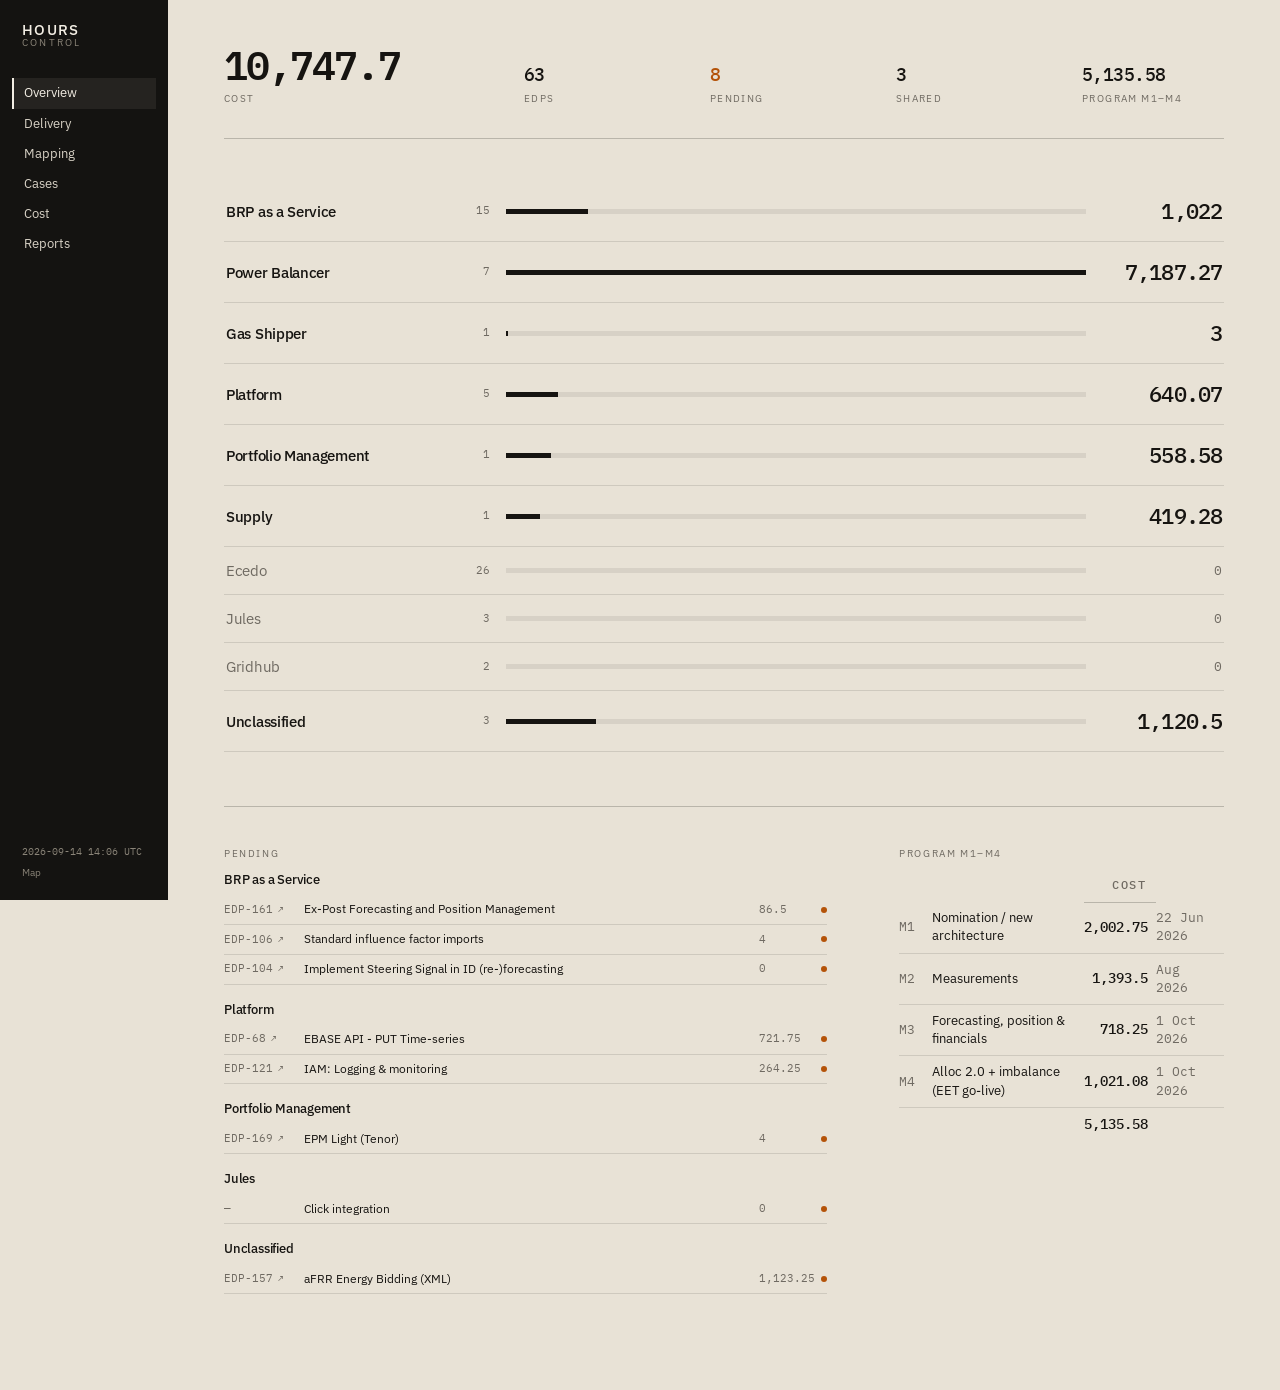
<file: index.html>
<!DOCTYPE html>
<html lang="en" data-page="overview">
<head>
  <meta charset="UTF-8" />
  <meta name="viewport" content="width=device-width, initial-scale=1" />
  <title>Hours Control</title>
  <link rel="stylesheet" href="assets/css/app.css" />
</head>
<body>
  <div id="shell-header"></div>
  <main class="page">
    <div class="kpis" id="stats"></div>
    <div class="line-dir" id="product-table"></div>
    <div class="duo">
      <div class="pending-block">
        <div class="panel-k">Pending</div>
        <div id="inbox-list"></div>
      </div>
      <div class="program-band">
        <div class="panel-k">Program M1–M4</div>
        <div id="program-table"></div>
      </div>
    </div>
    <div id="pilot-case"></div>
  </main>
  <div id="shell-footer"></div>
  <script src="jira_map/tree_data.js"></script>
  <script src="assets/js/hours.js"></script>
  <script src="assets/js/shell.js"></script>
  <script src="assets/js/overview.js"></script>
</body>
</html>
</file>
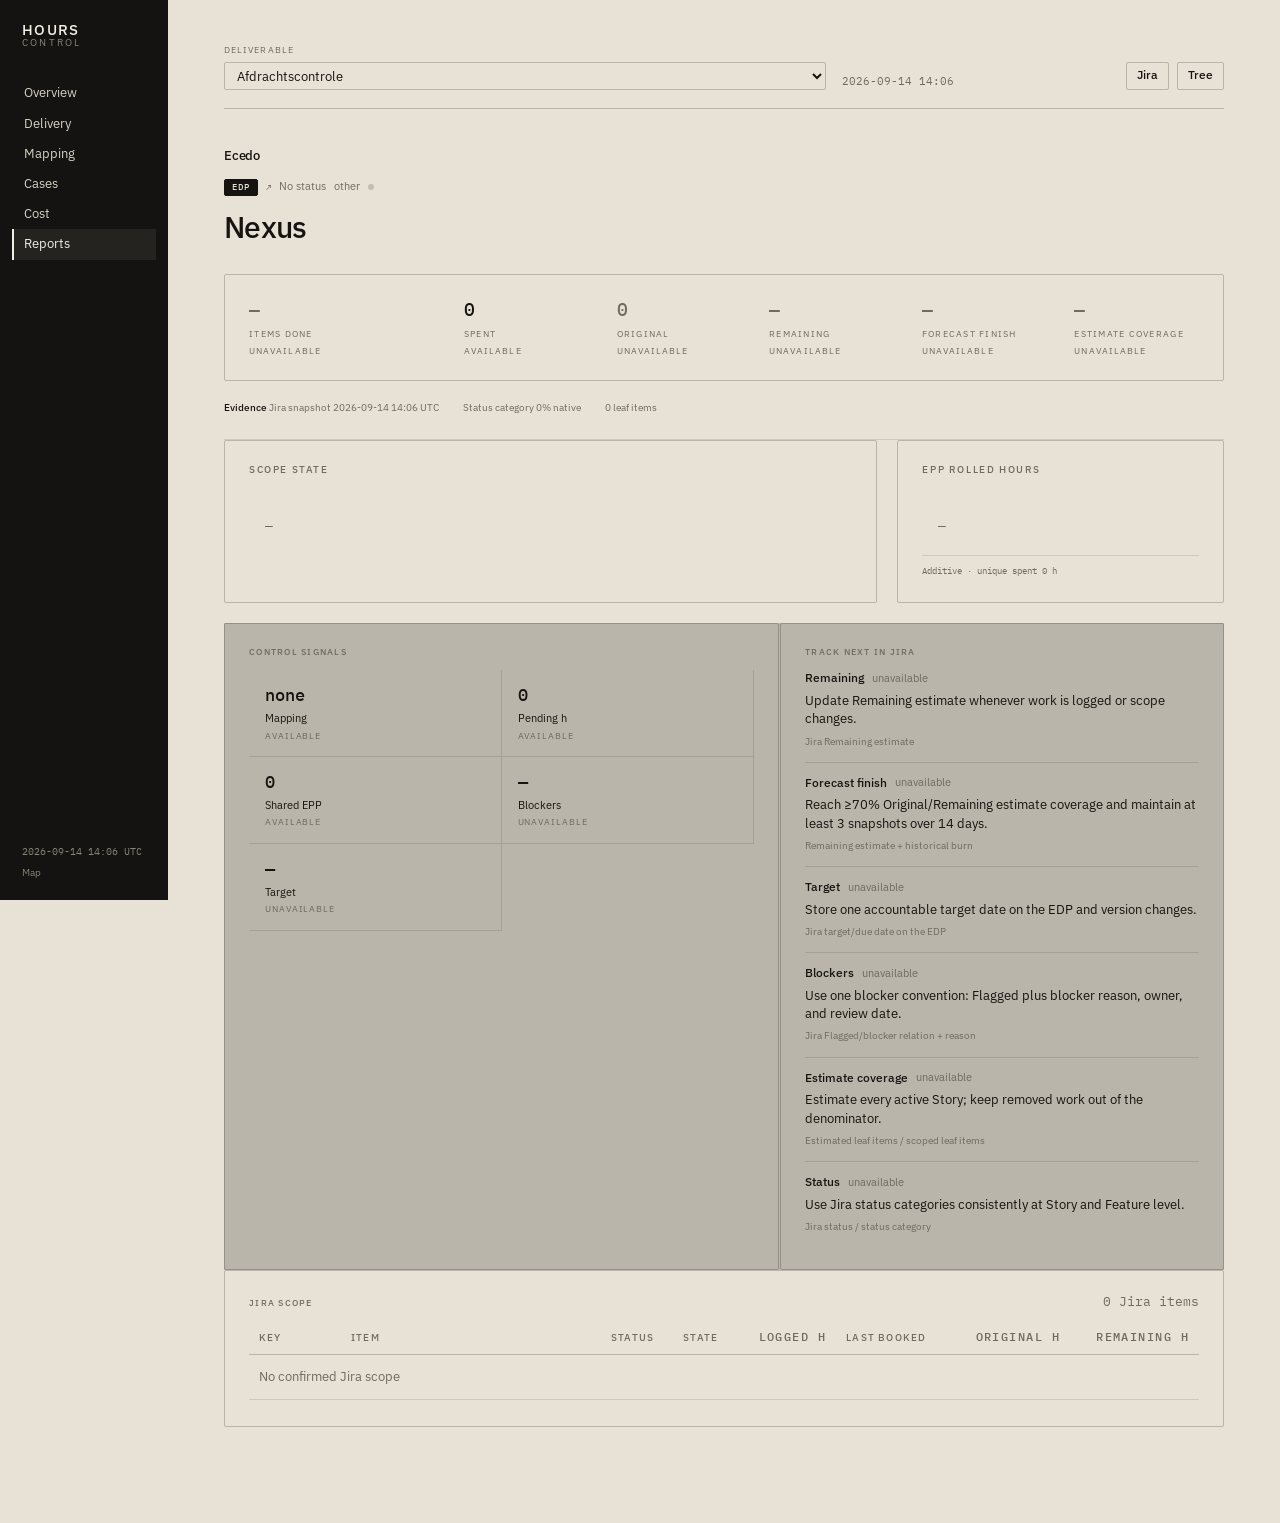
<file: deliverable.html>
<!DOCTYPE html>
<html lang="en" data-page="reports">
<head>
  <meta charset="UTF-8" />
  <meta name="viewport" content="width=device-width, initial-scale=1" />
  <title>Deliverable — Hours Control</title>
  <link rel="stylesheet" href="assets/css/app.css" />
</head>
<body>
  <div id="shell-header"></div>
  <main class="page deliverable-page">
    <header class="deliverable-context">
      <label><span>Deliverable</span><select id="deliverable-select"></select></label>
      <span class="status mono" id="deliverable-snapshot"></span>
      <div class="toolbar-end">
        <a class="btn ghost" id="deliverable-jira" target="_blank" rel="noreferrer">Jira</a>
        <a class="btn" id="deliverable-tree">Tree</a>
      </div>
    </header>

    <section class="deliverable-title" id="deliverable-title"></section>
    <section class="report-kpis deliverable-kpis" id="deliverable-kpis"></section>
    <section class="evidence-line" id="deliverable-evidence"></section>

    <section class="report-analysis-grid">
      <article class="report-panel"><div class="chart" id="deliverable-workflow"></div></article>
      <article class="report-panel">
        <div class="chart" id="deliverable-hours"></div>
        <div class="chart-note" id="deliverable-hours-note"></div>
      </article>
    </section>

    <section class="deliverable-control-grid">
      <article class="report-panel">
        <div class="report-detail-head"><h2>Control signals</h2></div>
        <div id="deliverable-signals"></div>
      </article>
      <article class="report-panel">
        <div class="report-detail-head"><h2>Track next in Jira</h2></div>
        <div id="deliverable-gaps"></div>
      </article>
    </section>

    <section class="report-panel report-detail">
      <div class="report-detail-head">
        <h2>Jira scope</h2>
        <span class="mono muted" id="deliverable-count"></span>
      </div>
      <div class="table-wrap" id="deliverable-table"></div>
    </section>
  </main>
  <div id="shell-footer"></div>
  <script src="jira_map/tree_data.js"></script>
  <script src="jira_map/report_history.js"></script>
  <script src="assets/js/hours.js"></script>
  <script src="assets/js/shell.js"></script>
  <script src="assets/js/reporting.js"></script>
  <script src="assets/js/charts.js"></script>
  <script src="assets/js/kpis.js"></script>
  <script src="assets/js/deliverable.js"></script>
</body>
</html>
</file>
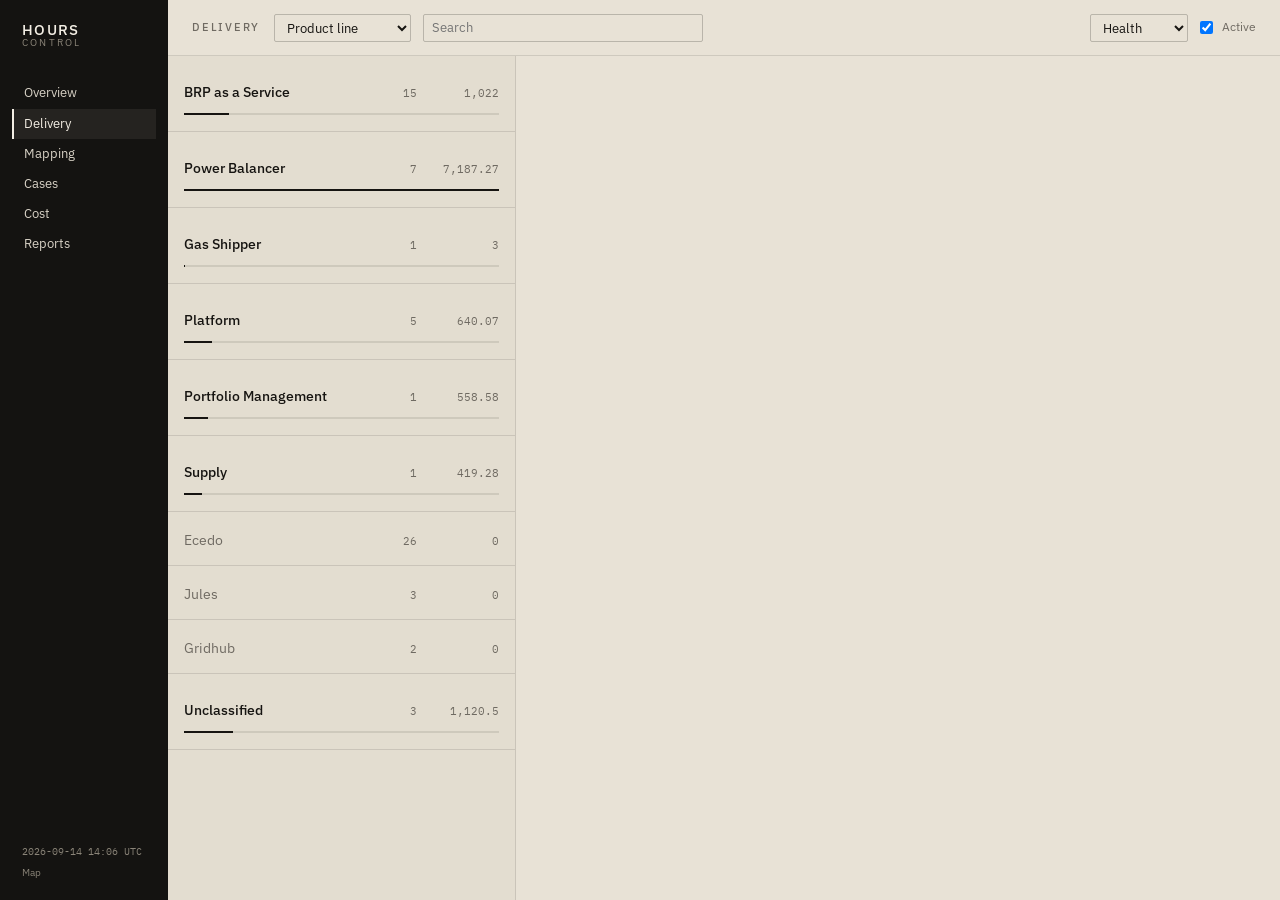
<file: delivery.html>
<!DOCTYPE html>
<html lang="en" data-page="delivery">
<head>
  <meta charset="UTF-8" />
  <meta name="viewport" content="width=device-width, initial-scale=1" />
  <title>Delivery — Hours Control</title>
  <link rel="stylesheet" href="assets/css/app.css" />
</head>
<body>
  <div id="shell-header"></div>
  <main class="workspace">
    <header class="work-bar">
      <div class="work-title">Delivery</div>
      <div class="toolbar">
        <select id="view-toggle">
          <option value="product">Product line</option>
          <option value="milestone">Program M1–M4</option>
        </select>
        <input type="search" id="tree-search" placeholder="Search" />
        <div class="toolbar-end">
          <select id="status-filter">
            <option value="">Health</option>
            <option value="confirmed">Confirmed</option>
            <option value="pending">Pending</option>
            <option value="none">None</option>
          </select>
          <label class="chk"><input type="checkbox" id="active-only" checked /> Active</label>
        </div>
      </div>
    </header>
    <div class="work-split">
      <aside class="navigator">
        <div class="nav-context" id="line-switch"></div>
        <div class="nav-edps">
          <div class="nav-list" id="nav-list"></div>
        </div>
      </aside>
      <section class="record" id="record-pane"></section>
    </div>
  </main>
  <div id="shell-footer"></div>
  <script src="jira_map/tree_data.js"></script>
  <script src="assets/js/hours.js"></script>
  <script src="assets/js/record.js"></script>
  <script src="assets/js/shell.js"></script>
  <script src="assets/js/delivery.js"></script>
</body>
</html>
</file>
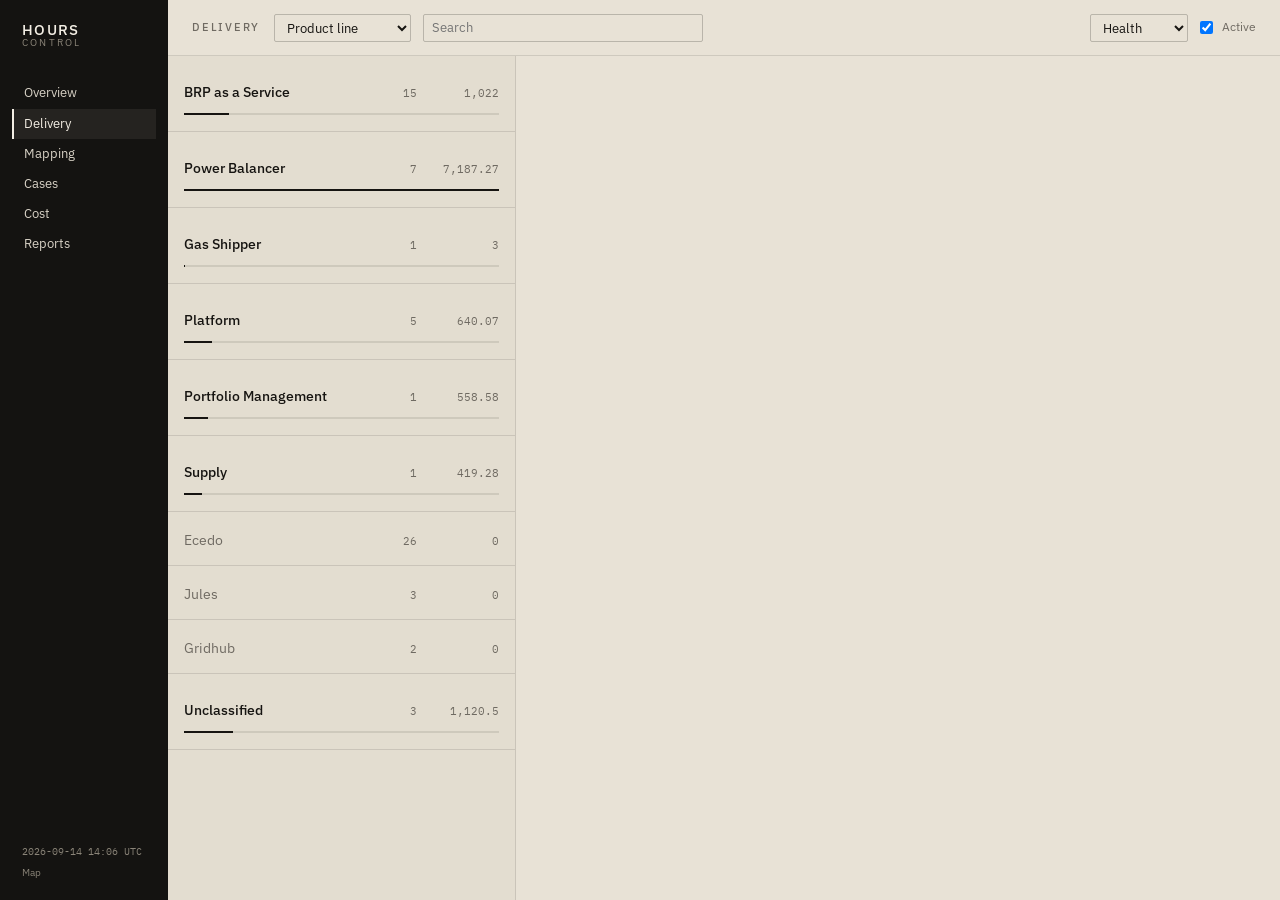
<file: E21_Delivery_Tree.html>
<!DOCTYPE html>
<html lang="en">
<head>
  <meta charset="UTF-8" />
  <meta http-equiv="refresh" content="0; url=delivery.html" />
  <link rel="canonical" href="delivery.html" />
  <title>Redirecting to Delivery</title>
  <script>location.replace("delivery.html");</script>
</head>
<body>
  <p><a href="delivery.html">Delivery</a></p>
</body>
</html>
</file>
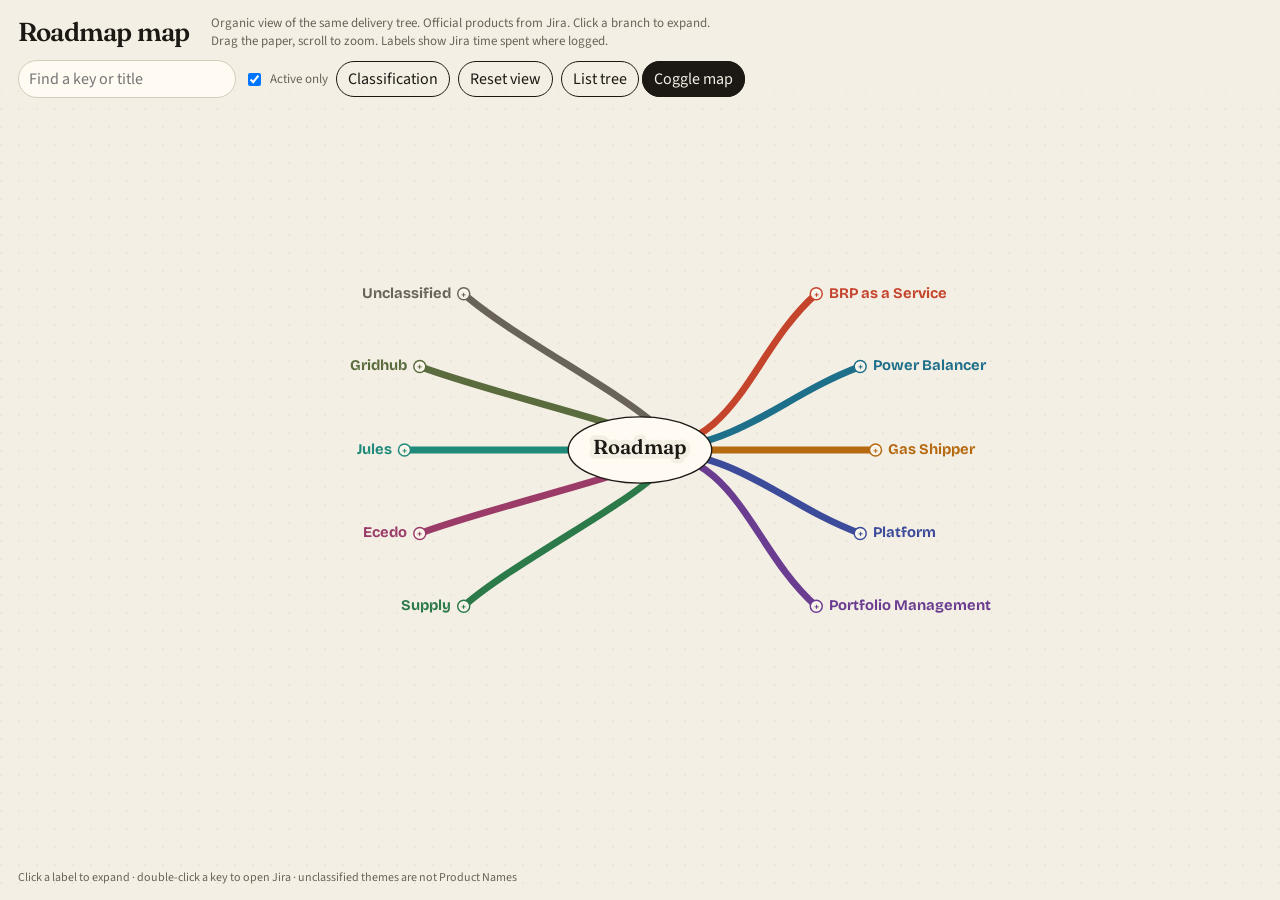
<file: E21_Map.html>
<!DOCTYPE html>
<html lang="en">
<head>
  <meta charset="UTF-8" />
  <meta http-equiv="refresh" content="0; url=Roadmap_Map.html" />
  <link rel="canonical" href="Roadmap_Map.html" />
  <title>Redirecting to Roadmap map</title>
  <script>location.replace("Roadmap_Map.html");</script>
</head>
<body>
  <p><a href="Roadmap_Map.html">Roadmap map</a></p>
</body>
</html>
</file>
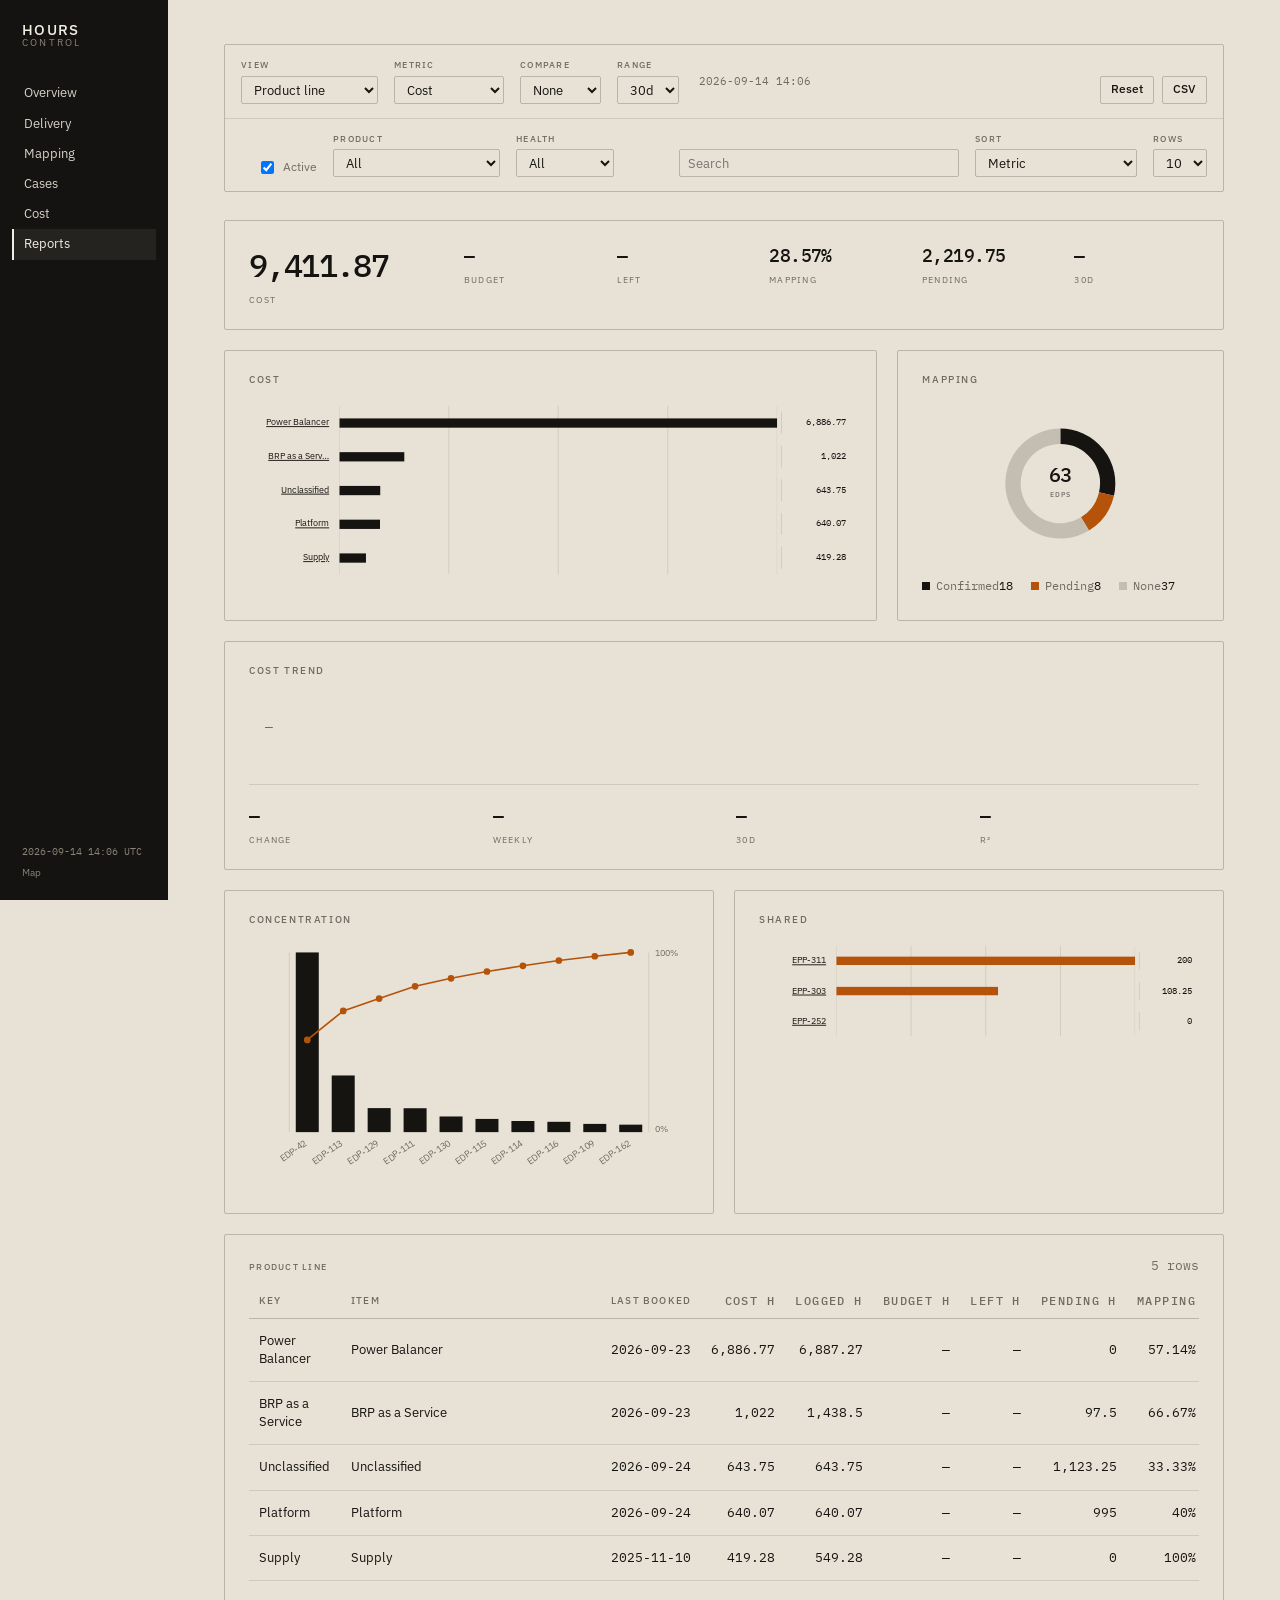
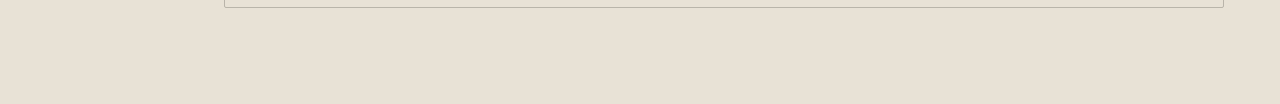
<file: reports.html>
<!DOCTYPE html>
<html lang="en" data-page="reports">
<head>
  <meta charset="UTF-8" />
  <meta name="viewport" content="width=device-width, initial-scale=1" />
  <title>Reports — Hours Control</title>
  <link rel="stylesheet" href="assets/css/app.css" />
</head>
<body>
  <div id="shell-header"></div>
  <main class="page report-page">
    <header class="report-context" aria-label="Report context">
      <div class="report-context-main">
        <label><span>View</span><select id="report-mode">
          <option value="product">Product line</option>
          <option value="program">Program M1–M4</option>
          <option value="case">Case</option>
        </select></label>
        <label><span>Metric</span><select id="report-metric">
          <option value="cost">Cost</option>
          <option value="logged">Logged</option>
          <option value="budget">Budget</option>
          <option value="remaining">Left</option>
          <option value="pending">Pending</option>
          <option value="mapping">Mapping</option>
          <option value="allocated">Allocated</option>
          <option value="associated">Associated</option>
          <option value="unallocated">Unallocated</option>
          <option value="etc">ETC</option>
          <option value="fac">FAC</option>
        </select></label>
        <label><span>Compare</span><select id="report-compare">
          <option value="none">None</option>
          <option value="logged">Logged</option>
          <option value="budget">Budget</option>
          <option value="fac">FAC</option>
        </select></label>
        <label><span>Range</span><select id="report-range">
          <option value="30">30d</option>
          <option value="90">90d</option>
          <option value="all">All</option>
        </select></label>
        <span class="status mono" id="report-snapshot"></span>
        <div class="toolbar-end">
          <button type="button" class="ghost" id="report-reset">Reset</button>
          <button type="button" id="report-export">CSV</button>
        </div>
      </div>
      <div class="report-filters">
        <button type="button" class="report-drill-back" id="report-drill-back" hidden>←</button>
        <span class="report-drill-label" id="report-drill-label"></span>
        <label class="chk" id="report-active-wrap"><input type="checkbox" id="report-active" checked /> Active</label>
        <label id="report-product-wrap"><span>Product</span><select id="report-product"><option value="all">All</option></select></label>
        <label id="report-milestone-wrap" hidden><span>Milestone</span><select id="report-milestone"><option value="">All</option></select></label>
        <label id="report-case-wrap" hidden><span>Case</span><select id="report-case"><option value="">All</option></select></label>
        <label id="report-health-wrap"><span>Health</span><select id="report-health">
          <option value="">All</option>
          <option value="confirmed">Confirmed</option>
          <option value="pending">Pending</option>
          <option value="none">None</option>
        </select></label>
        <input type="search" id="report-search" placeholder="Search" />
        <label><span>Sort</span><select id="report-sort">
          <option value="metric">Metric</option>
          <option value="booked-desc">Last booked · newest</option>
          <option value="booked-asc">Last booked · oldest</option>
        </select></label>
        <label><span>Rows</span><select id="report-top">
          <option value="10">10</option>
          <option value="25">25</option>
          <option value="all">All</option>
        </select></label>
      </div>
    </header>

    <section class="report-kpis" id="report-summary"></section>

    <section class="report-analysis-grid">
      <article class="report-panel report-primary">
        <div class="chart" id="primary-chart"></div>
      </article>
      <article class="report-panel report-composition">
        <div class="chart" id="composition-chart"></div>
      </article>
    </section>

    <section class="report-panel report-trend">
      <div class="chart" id="trend-chart"></div>
      <div class="history-kpis" id="trend-summary"></div>
    </section>

    <section class="report-secondary-grid">
      <article class="report-panel">
        <div class="chart" id="concentration-chart"></div>
      </article>
      <article class="report-panel" id="shared">
        <div class="chart" id="shared-chart"></div>
      </article>
    </section>

    <section class="report-panel report-detail" id="detail-panel">
      <div class="report-detail-head">
        <h2 id="detail-title"></h2>
        <span class="mono muted" id="detail-count"></span>
      </div>
      <div class="table-wrap" id="report-table"></div>
    </section>
  </main>
  <div id="shell-footer"></div>
  <script src="jira_map/tree_data.js"></script>
  <script src="jira_map/report_history.js"></script>
  <script src="assets/js/hours.js"></script>
  <script src="assets/js/shell.js"></script>
  <script src="assets/js/reporting.js"></script>
  <script src="assets/js/charts.js"></script>
  <script src="assets/js/reports.js"></script>
</body>
</html>
</file>
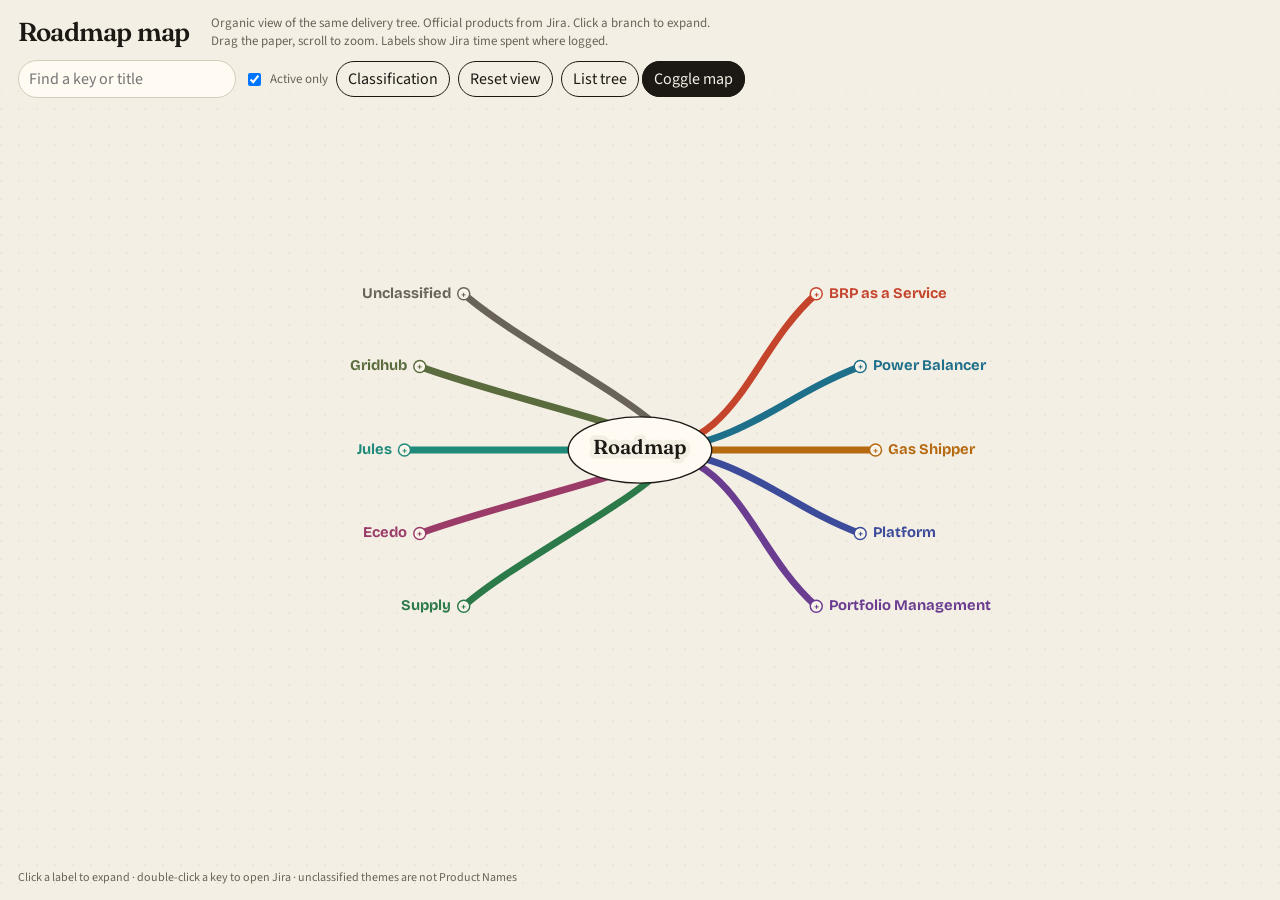
<file: Roadmap_Map.html>
<!DOCTYPE html>
<html lang="en">
<head>
  <meta charset="UTF-8" />
  <meta name="viewport" content="width=device-width, initial-scale=1" />
  <title>Roadmap map</title>
  <link rel="preconnect" href="https://fonts.googleapis.com" />
  <link rel="preconnect" href="https://fonts.gstatic.com" crossorigin />
  <link href="https://fonts.googleapis.com/css2?family=Bricolage+Grotesque:opsz,wght@12..96,500;12..96,700&family=Fraunces:opsz,wght@9..144,600&family=Source+Sans+3:wght@400;600&display=swap" rel="stylesheet" />
  <style>
    :root {
      --paper: #f4efe4;
      --ink: #1c1915;
      --muted: #6a6358;
      --line: #d5ccbb;
    }
    * { box-sizing: border-box; }
    html, body { margin: 0; height: 100%; background: var(--paper); color: var(--ink); }
    body {
      font-family: "Source Sans 3", sans-serif;
      overflow: hidden;
      background-image:
        radial-gradient(circle at 1px 1px, rgba(28,25,21,0.045) 1px, transparent 0);
      background-size: 18px 18px;
    }
    header {
      position: absolute; top: 0; left: 0; right: 0; z-index: 4;
      display: flex; flex-wrap: wrap; gap: 10px; align-items: center;
      padding: 14px 18px 12px;
      background: linear-gradient(180deg, rgba(244,239,228,0.97), rgba(244,239,228,0.82) 70%, transparent);
      pointer-events: none;
    }
    header > * { pointer-events: auto; }
    h1 {
      font-family: Fraunces, serif;
      font-size: 26px; font-weight: 600; margin: 0 12px 0 0;
      letter-spacing: -0.03em;
    }
    .lede { margin: 0 16px 0 0; color: var(--muted); font-size: 13px; max-width: 520px; }
    .toolbar { display: flex; flex-wrap: wrap; gap: 8px; align-items: center; }
    input[type="search"] {
      min-width: 200px; border: 1px solid var(--line); background: #fffaf2;
      padding: 7px 10px; font: inherit; border-radius: 999px;
    }
    button, .nav a {
      font: inherit; border: 1px solid var(--ink); background: transparent;
      color: var(--ink); padding: 6px 11px; cursor: pointer; text-decoration: none;
      border-radius: 999px;
    }
    button:hover, .nav a:hover { background: var(--ink); color: var(--paper); }
    .nav a.current { background: var(--ink); color: var(--paper); }
    label.chk { display: flex; gap: 6px; align-items: center; font-size: 13px; color: var(--muted); }
    #stage { width: 100%; height: 100%; display: block; cursor: grab; }
    #stage.drag { cursor: grabbing; }
    .hint {
      position: absolute; bottom: 14px; left: 18px; z-index: 4;
      color: var(--muted); font-size: 12px; pointer-events: none;
    }
    .branch { fill: none; stroke-linecap: round; stroke-linejoin: round; }
    .label {
      font-family: "Bricolage Grotesque", sans-serif;
      font-weight: 500;
      paint-order: stroke fill;
      stroke: var(--paper);
      stroke-width: 6px;
      stroke-linejoin: round;
      cursor: pointer;
    }
    .label.root {
      font-family: Fraunces, serif;
      font-weight: 600;
      font-size: 22px;
      stroke-width: 10px;
    }
    .label.product { font-size: 16px; font-weight: 700; }
    .label.theme { font-size: 14px; font-style: italic; }
    .label.edp { font-size: 13px; }
    .label.epp { font-size: 12.5px; }
    .label.feature, .label.story { font-size: 12px; }
    .hub {
      fill: #fffaf2; stroke: var(--ink); stroke-width: 1.5;
    }
    .plus {
      fill: #fffaf2; stroke-width: 1.5; cursor: pointer;
    }
    .node {
      fill: #fffaf2; stroke-width: 1.6; cursor: pointer;
    }
    aside {
      position: absolute; top: 72px; right: 14px; width: min(360px, 92vw);
      max-height: calc(100vh - 96px); overflow: auto; z-index: 5;
      background: #fffaf2; border: 1px solid var(--ink); padding: 16px 16px 20px;
      display: none;
    }
    aside.open { display: block; }
    aside h2 { font-family: Fraunces, serif; font-size: 18px; margin: 0 0 8px; }
    aside p, aside li { font-size: 13px; line-height: 1.45; color: #3c3832; }
    aside ul { padding-left: 18px; margin: 8px 0; }
    aside .k { font-family: "Bricolage Grotesque", sans-serif; font-size: 12px; color: var(--muted); }
  </style>
</head>
<body>
  <header>
    <h1>Roadmap map</h1>
    <p class="lede">Organic view of the same delivery tree. Official products from Jira. Click a branch to expand. Drag the paper, scroll to zoom. Labels show Jira time spent where logged.</p>
    <div class="toolbar">
      <input type="search" id="q" placeholder="Find a key or title" />
      <label class="chk"><input type="checkbox" id="activeOnly" checked /> Active only</label>
      <button type="button" id="reviewBtn">Classification</button>
      <button type="button" id="reset">Reset view</button>
      <span class="nav">
        <a href="Roadmap_Delivery_Tree.html">List tree</a>
        <a class="current" href="Roadmap_Map.html">Coggle map</a>
      </span>
    </div>
  </header>
  <aside id="review"></aside>
  <svg id="stage" xmlns="http://www.w3.org/2000/svg"></svg>
  <div class="hint">Click a label to expand · double-click a key to open Jira · unclassified themes are not Product Names</div>
  <script src="jira_map/tree_data.js"></script>
  <script>
    const PALETTE = {
      "BRP as a Service": "#c4452c",
      "Power Balancer": "#1e6f8a",
      "Gas Shipper": "#b56a12",
      "Platform": "#3c4b9a",
      "Portfolio Management": "#6b3d91",
      "Supply": "#2c7a4a",
      "Ecedo": "#9a3b68",
      "Jules": "#1f8a7a",
      "Gridhub": "#5a6b3d",
      "Unclassified": "#6a635a"
    };
    const WIDTH = { root: 10, product: 7.5, theme: 5.5, edp: 4.2, epp: 2.8, feature: 2, story: 1.4 };
    const JIRA = (window.ROADMAP_TREE && window.ROADMAP_TREE.jiraBase) || "https://eneve.atlassian.net/browse/";
    const svg = document.getElementById("stage");
    const state = {
      open: new Set(["roadmap"]),
      activeOnly: true,
      q: "",
      panX: 0, panY: 0, zoom: 1,
      drag: false, px: 0, py: 0
    };

    function esc(s) {
      return String(s || "").replace(/[&<>"']/g, (c) => ({
        "&": "&amp;", "<": "&lt;", ">": "&gt;", '"': "&quot;", "'": "&#39;"
      }[c]));
    }

    function blob(node) {
      return [node.name, node.key, node.title, node.status, node.kind, node.method, node.theme]
        .join(" ").toLowerCase();
    }

    function selfMatch(node, q) {
      if (!q) return true;
      return blob(node).includes(q);
    }

    function deepMatch(node, q) {
      if (!q) return true;
      if (selfMatch(node, q)) return true;
      return (node.children || []).some((c) => deepMatch(c, q));
    }

    function idOf(node, parent) {
      if (node.type === "root") return "roadmap";
      if (node.type === "product") return "P/" + node.name;
      if (node.type === "theme") return (parent && parent._id ? parent._id : "P/" + ((parent && parent.name) || "x")) + "/T/" + node.name;
      const key = node.key || node.name || node.title;
      const pid = parent && parent._id ? parent._id : "x";
      return pid + "/" + (node.type || "n") + "/" + key;
    }

    function clip(text, maxChars) {
      const t = String(text || "").replace(/\s+/g, " ").trim();
      if (t.length <= maxChars) return t;
      return t.slice(0, Math.max(4, maxChars - 1)).trimEnd() + "…";
    }

    function buildScene() {
      const products = ((window.ROADMAP_TREE && window.ROADMAP_TREE.products) || [])
        .map((p) => ({ ...p, type: "product" }))
        .filter((p) => {
          const fake = { ...p, children: p.children };
          return visibleChildren(fake).length > 0 || (state.q && selfMatch(p, state.q));
        });
      const root = { type: "root", name: "Roadmap", title: "Roadmap", _id: "roadmap", x: 0, y: 0, angle: 0, depth: 0, color: "#1c1915" };
      root._open = true;
      const vis = products.map((p) => decorate(p, root, PALETTE[p.name] || "#6a635a"));
      root._kids = vis;
      const mid = Math.ceil(vis.length / 2);
      placeChildren(0, 0, 0, vis.slice(0, mid), 1.45, 1);
      placeChildren(0, 0, Math.PI, vis.slice(mid), 1.45, 1);
      return root;
    }

    function decorate(node, parent, color) {
      const copy = { ...node, parent, color: color || node.color };
      copy._id = idOf(copy, parent);
      copy._open = state.open.has(copy._id);
      copy._kids = copy._open ? visibleChildren(copy).map((ch) => decorate(ch, copy, color)) : [];
      return copy;
    }

    function visibleChildren(node) {
      const kids = node.children || [];
      return kids.filter((child) => {
        if (child.type === "edp" && state.activeOnly && !child.active) return false;
        if (child.type === "theme") {
          const inner = (child.children || []).filter((e) => !(state.activeOnly && !e.active));
          return inner.length > 0 && (!state.q || deepMatch(child, state.q));
        }
        if (state.q) return deepMatch(child, state.q);
        return true;
      });
    }

    function gapFor(node) {
      if (node.type === "story") return 16;
      if (node.type === "feature") return 18;
      if (node.type === "edp") return 22;
      return 26;
    }

    function placeChildren(px, py, angle, kids, spread, depth) {
      const n = kids.length;
      if (!n) return;
      const dist = 168 + depth * 16 + Math.max(0, n - 2) * 12 + (depth === 1 ? 36 : 0);
      const fan = n === 1 ? Math.min(spread, 0.22) : Math.min(2.15, Math.max(spread, 0.26 + n * 0.1));
      kids.forEach((child, i) => {
        const t = n === 1 ? 0.5 : i / (n - 1);
        const a = angle - fan / 2 + t * fan;
        child.x = px + Math.cos(a) * dist;
        child.y = py + Math.sin(a) * dist;
        child.angle = a;
        child.depth = depth;
      });
      for (let pass = 0; pass < 8; pass++) {
        kids.sort((a, b) => a.y - b.y);
        for (let i = 1; i < kids.length; i++) {
          const need = Math.max(gapFor(kids[i]), gapFor(kids[i - 1]));
          const dy = kids[i].y - kids[i - 1].y;
          if (dy < need) {
            const push = (need - dy) / 2;
            kids[i - 1].y -= push;
            kids[i].y += push;
          }
        }
      }
      kids.forEach((child) => {
        child.angle = Math.atan2(child.y - py, child.x - px);
        if (child._open && child._kids && child._kids.length) {
          const childSpread = Math.min(1.55, Math.max(0.34, fan / Math.sqrt(Math.max(n, 1))));
          placeChildren(child.x, child.y, child.angle, child._kids, childSpread, depth + 1);
        }
      });
    }

    function flatten(node, out) {
      out.push(node);
      (node._kids || []).forEach((c) => flatten(c, out));
      return out;
    }

    function curve(a, b) {
      const len = Math.hypot(b.x - a.x, b.y - a.y) || 1;
      const a0 = a.angle == null ? Math.atan2(b.y - a.y, b.x - a.x) : a.angle;
      const a1 = b.angle == null ? a0 : b.angle;
      const c1x = a.x + Math.cos(a0) * len * 0.42;
      const c1y = a.y + Math.sin(a0) * len * 0.42;
      const c2x = b.x - Math.cos(a1) * len * 0.38;
      const c2y = b.y - Math.sin(a1) * len * 0.38;
      return `M${a.x},${a.y} C${c1x},${c1y} ${c2x},${c2y} ${b.x},${b.y}`;
    }

    function titleOf(node) {
      if (node.type === "root") return "Roadmap";
      if (node.name) return node.name;
      const key = node.key ? node.key + "  " : "";
      const base = key + (node.title || "");
      const t = node.time || {};
      if (t.rolledSpent && t.rolledSpent !== "0h") {
        return base + " · " + t.rolledSpent;
      }
      return base;
    }

    function fitWorld(nodes) {
      if (!nodes.length) return;
      let minX = Infinity, minY = Infinity, maxX = -Infinity, maxY = -Infinity;
      nodes.forEach((n) => {
        minX = Math.min(minX, n.x);
        minY = Math.min(minY, n.y);
        maxX = Math.max(maxX, n.x);
        maxY = Math.max(maxY, n.y);
      });
      minX -= 120;
      maxX += 300;
      minY -= 56;
      maxY += 48;
      const w = svg.clientWidth || window.innerWidth;
      const h = svg.clientHeight || window.innerHeight;
      const bw = Math.max(maxX - minX, 1);
      const bh = Math.max(maxY - minY, 1);
      const zoom = Math.min(1.05, Math.max(0.32, Math.min((w - 48) / bw, (h - 110) / bh)));
      state.zoom = zoom;
      state.panX = w / 2 - ((minX + maxX) / 2) * zoom;
      state.panY = (h / 2 + 18) - ((minY + maxY) / 2) * zoom;
      state._init = true;
    }

    function paint(opts) {
      const root = buildScene();
      const nodes = flatten(root, []);
      const w = svg.clientWidth || window.innerWidth;
      const h = svg.clientHeight || window.innerHeight;
      if (!state._init) {
        state.panX = w / 2;
        state.panY = h / 2;
        state.zoom = 0.92;
        state._init = true;
      }
      if (opts && opts.fit) fitWorld(nodes);
      const parts = [];
      nodes.forEach((n) => {
        (n._kids || []).forEach((c) => {
          const sw = WIDTH[c.type] || 2;
          parts.push(`<path class="branch" d="${curve(n, c)}" stroke="${esc(c.color)}" stroke-width="${sw}" />`);
        });
      });
      nodes.forEach((n) => {
        const right = Math.cos(n.angle || 0) >= 0 || n.type === "root";
        const anchor = n.type === "root" ? "middle" : (right ? "start" : "end");
        const dx = n.type === "root" ? 0 : (right ? 14 : -14);
        const maxChars = n.type === "product" ? 28 : n.type === "theme" ? 32 : n.type === "edp" ? 42 : 38;
        const shown = n.type === "root" ? titleOf(n) : clip(titleOf(n), maxChars);
        const cls = "label " + (n.type || "");
        const url = n.url || (n.key ? JIRA + n.key : "");
        const canOpen = (n.children || []).length > 0 && !n._open && n.type !== "root";
        if (n.type === "root") {
          parts.push(`<ellipse class="hub" cx="${n.x}" cy="${n.y}" rx="78" ry="36" />`);
        } else {
          const r = n.type === "product" ? 6.5 : 5;
          parts.push(`<circle class="node" data-id="${esc(n._id)}" cx="${n.x}" cy="${n.y}" r="${r}" stroke="${esc(n.color)}" />`);
          if (canOpen) {
            parts.push(`<text class="label" data-id="${esc(n._id)}" x="${n.x}" y="${n.y + 4}" text-anchor="middle" fill="${esc(n.color)}" style="font-size:11px;stroke-width:4px">+</text>`);
          }
        }
        parts.push(
          `<text class="${cls}" data-id="${esc(n._id)}" data-url="${esc(url)}" text-anchor="${anchor}" x="${n.x + dx}" y="${n.y + 4}" fill="${esc(n.color)}">` +
          `<title>${esc(titleOf(n))}</title>${esc(shown)}</text>`
        );
      });
      svg.innerHTML = `<g id="world" transform="translate(${state.panX},${state.panY}) scale(${state.zoom})">${parts.join("")}</g>`;
    }

    function toggle(id) {
      if (!id || id === "roadmap") return;
      if (state.open.has(id)) state.open.delete(id);
      else state.open.add(id);
      paint({ fit: true });
    }

    svg.addEventListener("click", (e) => {
      const t = e.target.closest("[data-id]");
      if (!t) return;
      toggle(t.getAttribute("data-id"));
    });
    svg.addEventListener("dblclick", (e) => {
      const t = e.target.closest("[data-id]");
      if (!t) return;
      const url = t.getAttribute("data-url");
      if (url) window.open(url, "_blank", "noopener");
    });
    svg.addEventListener("pointerdown", (e) => {
      if (e.target.closest("[data-id]")) return;
      state.drag = true;
      state.px = e.clientX; state.py = e.clientY;
      svg.classList.add("drag");
      svg.setPointerCapture(e.pointerId);
    });
    svg.addEventListener("pointermove", (e) => {
      if (!state.drag) return;
      state.panX += e.clientX - state.px;
      state.panY += e.clientY - state.py;
      state.px = e.clientX; state.py = e.clientY;
      const g = document.getElementById("world");
      if (g) g.setAttribute("transform", `translate(${state.panX},${state.panY}) scale(${state.zoom})`);
    });
    svg.addEventListener("pointerup", () => { state.drag = false; svg.classList.remove("drag"); });
    svg.addEventListener("wheel", (e) => {
      e.preventDefault();
      const factor = e.deltaY < 0 ? 1.08 : 0.92;
      const nz = Math.min(2.4, Math.max(0.28, state.zoom * factor));
      const rect = svg.getBoundingClientRect();
      const cx = e.clientX - rect.left;
      const cy = e.clientY - rect.top;
      const x = (cx - state.panX) / state.zoom;
      const y = (cy - state.panY) / state.zoom;
      state.zoom = nz;
      state.panX = cx - x * nz;
      state.panY = cy - y * nz;
      paint();
    }, { passive: false });

    document.getElementById("q").addEventListener("input", (e) => {
      state.q = e.target.value.trim().toLowerCase();
      if (state.q) {
        function openHits(node, parent) {
          const id = node.type === "product" ? "P/" + node.name : idOf(node, parent);
          const kids = node.children || [];
          let hit = selfMatch(node, state.q);
          kids.forEach((c) => { if (openHits(c, node)) hit = true; });
          if (hit && kids.length) state.open.add(node.type === "product" ? "P/" + node.name : id);
          return hit;
        }
        (window.ROADMAP_TREE.products || []).forEach((p) => openHits(p, null));
      }
      paint({ fit: true });
    });
    document.getElementById("activeOnly").addEventListener("change", (e) => {
      state.activeOnly = e.target.checked;
      paint({ fit: true });
    });
    function seedOpen() {
      state.open = new Set(["roadmap"]);
    }
    document.getElementById("reset").addEventListener("click", () => {
      state._init = false;
      seedOpen();
      paint();
    });
    document.getElementById("reviewBtn").addEventListener("click", () => {
      document.getElementById("review").classList.toggle("open");
    });

    function fillReview() {
      const r = (window.ROADMAP_TREE && window.ROADMAP_TREE.review) || {};
      const active = (r.activeUnclassified || []).map((x) =>
        `<li><span class="k">${esc(x.key)}</span> ${esc(x.title)} — theme ${esc(x.theme)} (${esc(x.kind)})</li>`
      ).join("");
      const themes = (r.unclassifiedThemes || []).map((t) =>
        `<li>${esc(t.name)} · ${t.edpCount} items (${t.activeCount} active)</li>`
      ).join("");
      const suggested = (r.suggestedTags || []).map((x) =>
        `<li><span class="k">${esc(x.key)}</span> ${esc(x.title)} → <b>${esc(x.suggestedProduct)}</b> (${esc(x.reason)}${x.active ? "; active" : ""})</li>`
      ).join("");
      const mismatches = (r.titleMismatches || []).map((x) =>
        `<li><span class="k">${esc(x.key)}</span> ${esc(x.title)} is <b>${esc(x.currentProduct)}</b>, title suggests ${esc(x.titleSuggests)}</li>`
      ).join("");
      document.getElementById("review").innerHTML = `
        <h2>Classification check</h2>
        <p>${esc(r.productField || "")}</p>
        <p>${esc(r.rule || "")}</p>
        <p><span class="k">Unique items</span> ${r.uniqueItems || "—"}
           ${r.duplicateExcelRowsDropped && r.duplicateExcelRowsDropped.length
             ? " · dropped duplicate " + esc(r.duplicateExcelRowsDropped.join(", "))
             : ""}</p>
        <h2>Active items with no Product Name</h2>
        <ul>${active || "<li>None. Every active EDP already has a Jira product.</li>"}</ul>
        <h2>Likely Jira tags to set</h2>
        <p>Hints from the title only. Nothing was moved on the map.</p>
        <ul>${suggested || "<li>No strong title hints on unclassified items.</li>"}</ul>
        <h2>Title vs current Product Name</h2>
        <ul>${mismatches || "<li>No official item whose title names a different product.</li>"}</ul>
        <h2>Unclassified themes</h2>
        <ul>${themes}</ul>
      `;
    }

    window.addEventListener("resize", () => paint());
    if (!window.ROADMAP_TREE) {
      svg.innerHTML = "<text x='40' y='80'>Missing jira_map/tree_data.js</text>";
    } else {
      fillReview();
      seedOpen();
      paint();
    }
  </script>
</body>
</html>
</file>
<file: assets/css/app.css>
@import url("https://fonts.googleapis.com/css2?family=IBM+Plex+Mono:wght@400;500&family=IBM+Plex+Sans:wght@400;500;600&display=swap");

:root {
  --canvas: #e8e2d6;
  --rail: #141311;
  --rail-ink: #d8d2c6;
  --rail-mute: #8a8478;
  --ink: #161411;
  --muted: #6f6a62;
  --line: rgba(22, 20, 17, 0.12);
  --line-strong: rgba(22, 20, 17, 0.22);
  --hover: rgba(22, 20, 17, 0.05);
  --active: rgba(22, 20, 17, 0.08);
  --signal: #b45309;
  --signal-soft: #f3e4d4;
  --danger: #9b1c1c;
  --over: #9b1c1c;
  --nav-fill: #e3ddd0;
  --radius: 2px;
  --sans: "IBM Plex Sans", "Helvetica Neue", Arial, sans-serif;
  --mono: "IBM Plex Mono", ui-monospace, Menlo, Consolas, monospace;
  --rail-w: 168px;
  --nav-w: 348px;
}

*, *::before, *::after { box-sizing: border-box; }
[hidden] { display: none !important; }

html, body {
  margin: 0;
  min-height: 100%;
  background: var(--canvas);
  color: var(--ink);
  font-family: var(--sans);
  font-size: 13px;
  line-height: 1.4;
  -webkit-font-smoothing: antialiased;
}

body.app {
  min-height: 100vh;
  display: flex;
  align-items: stretch;
}

html[data-page="delivery"] body.app,
html[data-page="mapping"] body.app,
html[data-page="cases"] body.app {
  height: 100vh;
  overflow: hidden;
}

a { color: inherit; text-decoration: none; }
a:hover { text-decoration: underline; text-underline-offset: 2px; }

.mono { font-family: var(--mono); font-variant-numeric: tabular-nums; }
.muted { color: var(--muted); }
.copper { color: var(--signal); }

/* —— rail —— */
.rail {
  width: var(--rail-w);
  flex: 0 0 var(--rail-w);
  background: var(--rail);
  color: var(--rail-ink);
  padding: 22px 12px 16px;
  display: flex;
  flex-direction: column;
  gap: 2px;
  position: sticky;
  top: 0;
  height: 100vh;
}

.wordmark {
  display: flex;
  flex-direction: column;
  gap: 1px;
  color: #f3eee4;
  text-decoration: none;
  padding: 0 10px 28px;
  line-height: 1.02;
}
.wordmark:hover { text-decoration: none; color: #f3eee4; }
.wordmark span:first-child {
  font-size: 15px;
  font-weight: 500;
  letter-spacing: 0.09em;
  text-transform: uppercase;
}
.wordmark span:last-child {
  font-size: 10px;
  letter-spacing: 0.22em;
  text-transform: uppercase;
  color: var(--rail-mute);
}

.nav { display: flex; flex-direction: column; gap: 0; }
.nav a {
  color: var(--rail-ink);
  text-decoration: none;
  font-size: 13px;
  font-weight: 400;
  padding: 6px 10px;
  border-left: 2px solid transparent;
}
.nav a:hover { background: rgba(243, 238, 228, 0.06); text-decoration: none; }
.nav a[aria-current="page"] {
  border-left-color: #f3eee4;
  color: #f3eee4;
  background: rgba(243, 238, 228, 0.07);
}

.rail-foot {
  margin-top: auto;
  padding: 14px 10px 4px;
  font-size: 10px;
  line-height: 1.5;
  color: var(--rail-mute);
  display: flex;
  flex-direction: column;
  gap: 6px;
}
.rail-foot time { font-family: var(--mono); font-size: 10px; color: var(--rail-mute); }
.rail-foot a { color: var(--rail-mute); }
.rail-foot a:hover { color: var(--rail-ink); }

.site-footer { display: none; }

/* —— pages —— */
.page {
  flex: 1;
  min-width: 0;
  padding: 44px 56px 96px;
  max-width: 1440px;
}

.workspace {
  flex: 1;
  min-width: 0;
  min-height: 100vh;
  display: flex;
  flex-direction: column;
  background: var(--canvas);
}

.work-bar {
  flex: 0 0 56px;
  height: 56px;
  display: flex;
  align-items: center;
  gap: 10px;
  padding: 0 24px;
  border-bottom: 1px solid var(--line);
  background: var(--canvas);
}
.work-bar.in-page {
  height: auto;
  padding: 0 0 12px;
  margin: 0 0 8px;
  border-bottom: 1px solid var(--line);
}

.work-title {
  font-size: 11px;
  font-weight: 500;
  letter-spacing: 0.16em;
  text-transform: uppercase;
  margin-right: 4px;
  white-space: nowrap;
  color: var(--muted);
}

.work-split {
  flex: 1;
  min-height: 0;
  display: grid;
  grid-template-columns: var(--nav-w) minmax(0, 1fr);
}

.navigator {
  min-width: 0;
  border-right: 1px solid var(--line);
  display: flex;
  flex-direction: column;
  overflow: hidden;
  background: var(--nav-fill);
}
.line-switch {
  flex: 0 0 auto;
  overflow: visible;
  border-bottom: 1px solid var(--line-strong);
  background: var(--nav-fill);
  padding: 10px 0 12px;
}
.nav-context {
  flex: 0 0 auto;
  border-bottom: 1px solid var(--line-strong);
  background: var(--nav-fill);
}
.nav-back {
  width: 100%;
  height: auto;
  min-height: 64px;
  display: grid;
  grid-template-columns: 18px minmax(0, 1fr);
  gap: 10px;
  align-items: start;
  border: 0;
  border-radius: 0;
  padding: 14px 16px;
  text-align: left;
  font-size: 13px;
  font-weight: 500;
  line-height: 1.25;
}
.nav-back small {
  display: block;
  margin-bottom: 4px;
  color: var(--muted);
  font-size: 9px;
  font-weight: 500;
  letter-spacing: 0.14em;
  text-transform: uppercase;
}
.nav-edps {
  flex: 1;
  min-height: 0;
  display: flex;
  flex-direction: column;
  overflow: hidden;
}

/* —— product lines —— */
.line-item {
  width: 100%;
  display: grid;
  grid-template-columns: minmax(0, 1fr) 72px;
  gap: 2px 8px;
  padding: 8px 16px 7px;
  height: auto;
  border: 0;
  border-radius: 0;
  text-align: left;
  font-weight: 400;
  background: transparent;
  color: inherit;
  text-decoration: none;
  align-items: center;
}
.line-item:has(.line-bar) { grid-template-rows: auto 2px; }
.line-item.is-dir {
  grid-template-columns: minmax(0, 220px) 28px minmax(72px, 1fr) 120px;
  grid-template-rows: auto;
  gap: 0 16px;
  padding: 19px 2px;
  border-bottom: 1px solid var(--line);
  align-items: center;
}
.line-item.is-dir:has(.line-bar) { grid-template-rows: auto; }
.line-name {
  font-size: 12px;
  font-weight: 400;
  letter-spacing: -0.01em;
  min-width: 0;
  overflow: hidden;
  text-overflow: ellipsis;
  white-space: nowrap;
}
.line-item.is-on .line-name { font-weight: 500; }
.line-item.is-dir .line-name {
  font-size: 15px;
  font-weight: 500;
  letter-spacing: -0.02em;
}
.line-n, .line-h {
  font-size: 11px;
  text-align: right;
  color: var(--muted);
  font-variant-numeric: tabular-nums;
  font-family: var(--mono);
}
.line-item.is-dir .line-n {
  font-size: 11px;
  color: var(--muted);
}
.line-item.is-dir .line-h {
  font-size: 22px;
  font-weight: 500;
  letter-spacing: -0.04em;
  color: var(--ink);
  line-height: 1;
}
.line-bar {
  grid-column: 1 / -1;
  height: 2px;
  width: 100%;
  background: rgba(22, 20, 17, 0.10);
  display: block;
}
.line-bar i {
  display: block;
  height: 100%;
  background: var(--ink);
}
.line-item.is-dir .line-bar {
  grid-column: auto;
  height: 5px;
  background: rgba(22, 20, 17, 0.08);
}
.line-item.is-dir .line-bar i { min-width: 2px; }
.line-bar.is-empty {
  background: transparent;
}
.line-item:hover { background: var(--hover); text-decoration: none; color: inherit; }
.line-item.is-dir:hover { background: transparent; }
.line-item.is-dir:hover .line-name { text-decoration: underline; text-underline-offset: 3px; }
.line-item.is-on {
  background: var(--canvas);
  box-shadow: inset 2px 0 0 var(--ink);
}
.line-item.is-on .line-h { color: var(--ink); }
.line-item.is-zero .line-name,
.line-item.is-zero .line-n,
.line-item.is-zero .line-h { color: var(--muted); }
.line-item.is-dir.is-zero {
  padding: 13px 2px;
}
.line-item.is-dir.is-zero .line-name { font-weight: 400; }
.line-item.is-dir.is-zero .line-h {
  font-size: 13px;
  font-weight: 400;
  letter-spacing: 0;
}

.line-dir { margin: 8px 0 16px; }

.pending-block { margin: 0; }
.pending-line { margin: 0 0 16px; }
.pending-line:last-child { margin-bottom: 0; }
.pending-line-h, .cost-line {
  display: block;
  font-size: 13px;
  font-weight: 500;
  letter-spacing: -0.015em;
  padding: 0 0 6px;
  color: var(--ink);
  text-decoration: none;
}
.cost-line {
  margin: 28px 0 8px;
  font-size: 15px;
  padding: 0;
}
.program-band {
  padding: 0;
  border: 0;
}
.record-line {
  display: flex;
  flex-wrap: wrap;
  gap: 6px 16px;
  margin: 0 0 14px;
  font-size: 13px;
  font-weight: 500;
  letter-spacing: -0.015em;
}
.record-line a { color: var(--ink); }
.record-line a.is-also { font-weight: 400; color: var(--muted); }
table.data .line-name { display: block; font-size: 15px; font-weight: 500; letter-spacing: -0.02em; }
table.data .line-bar { margin-top: 8px; height: 4px; grid-column: auto; }

.nav-meta { display: none; }
.nav-list { flex: 1; overflow: auto; }

.nav-root {
  width: 100%;
  height: auto;
  min-height: 76px;
  display: grid;
  grid-template-columns: minmax(0, 1fr) 68px;
  grid-template-rows: auto 3px;
  gap: 11px 14px;
  align-items: end;
  border: 0;
  border-bottom: 1px solid var(--line);
  border-radius: 0;
  padding: 16px;
  text-align: left;
  font-weight: 400;
}
.nav-root-main {
  min-width: 0;
  display: flex;
  align-items: baseline;
  justify-content: space-between;
  gap: 12px;
}
.nav-root-name {
  min-width: 0;
  font-size: 14px;
  font-weight: 500;
  line-height: 1.25;
}
.nav-root-count,
.nav-root-cost {
  color: var(--muted);
  font-size: 11px;
}
.nav-root-cost { text-align: right; }
.nav-root .line-bar { grid-column: 1 / -1; }
.nav-root.is-zero {
  min-height: 54px;
  grid-template-rows: auto;
}
.nav-root.is-zero .line-bar { display: none; }
.nav-root.is-zero .nav-root-name,
.nav-root.is-zero .nav-root-cost { color: var(--muted); font-weight: 400; }

.record {
  min-width: 0;
  overflow: auto;
  background: var(--canvas);
}

/* —— controls —— */
input[type="search"], input[type="text"], input[type="number"], input[type="date"], select, textarea {
  font: inherit;
  color: var(--ink);
  background: transparent;
  border: 1px solid var(--line-strong);
  padding: 4px 8px;
  border-radius: var(--radius);
  height: 28px;
}
input[type="search"] { min-width: 148px; flex: 1; max-width: 280px; }
input:focus, select:focus, textarea:focus, button:focus {
  outline: 1px solid var(--ink);
  outline-offset: 0;
}

button, .btn {
  font: inherit;
  font-size: 12px;
  font-weight: 500;
  background: transparent;
  color: var(--ink);
  border: 1px solid var(--line-strong);
  padding: 4px 10px;
  height: 28px;
  cursor: pointer;
  text-decoration: none;
  display: inline-flex;
  align-items: center;
  border-radius: var(--radius);
}
button:hover, .btn:hover { background: var(--hover); }
button.primary { background: var(--ink); color: var(--canvas); border-color: var(--ink); }
button.primary:hover { background: #000; color: var(--canvas); }
button.ghost { background: transparent; }
button:disabled { opacity: 0.35; cursor: not-allowed; }
button.danger { color: var(--danger); border-color: rgba(155, 28, 28, 0.35); }
button.danger:hover { background: #f6e8e8; }

label.chk {
  display: flex;
  gap: 6px;
  align-items: center;
  font-size: 12px;
  color: var(--muted);
  white-space: nowrap;
}

.toolbar {
  display: flex;
  flex-wrap: wrap;
  gap: 12px;
  align-items: center;
  margin: 0 0 16px;
}
.work-bar .toolbar { margin: 0; flex: 1; min-width: 0; }
.toolbar-end {
  margin-left: auto;
  display: flex;
  flex-wrap: wrap;
  gap: 8px;
  align-items: center;
}

.status {
  font-size: 11px;
  font-family: var(--mono);
  color: var(--muted);
}
.status.ok { color: var(--ink); }
.status.warn { color: var(--signal); }
.status.error { color: var(--danger); }

/* —— cases —— */
.case-nav-context {
  min-height: 52px;
  padding: 16px;
  display: flex;
  align-items: center;
  justify-content: space-between;
  color: var(--muted);
  font-size: 10px;
  font-weight: 500;
  letter-spacing: 0.14em;
  text-transform: uppercase;
}
.nav-edp[data-case] {
  grid-template-columns: 1fr;
  gap: 4px;
  padding: 14px 16px;
  border-bottom: 1px solid var(--line);
}
.nav-edp[data-case].is-selected {
  background: var(--canvas);
  box-shadow: inset 2px 0 0 var(--ink);
}
.nav-edp-main,
.nav-edp-foot {
  display: flex;
  align-items: center;
  justify-content: space-between;
  gap: 8px;
}
.nav-edp-main .pill { margin-left: auto; }
.nav-edp-title { color: var(--ink); font-size: 12px; }
.nav-edp-foot {
  margin-top: 5px;
  color: var(--muted);
  font-size: 10px;
  text-transform: uppercase;
  letter-spacing: 0.1em;
}
.case-head { padding-bottom: 0; }
.case-title-input {
  display: block;
  width: min(760px, 100%);
  height: auto !important;
  padding: 0 0 8px !important;
  border: 0 !important;
  border-bottom: 1px solid transparent !important;
  border-radius: 0 !important;
  font-size: 28px !important;
  font-weight: 500 !important;
  letter-spacing: -0.025em;
}
.case-title-input:focus { border-bottom-color: var(--line-strong) !important; }
.metrics-6 { grid-template-columns: repeat(6, minmax(80px, 1fr)); }
.case-metrics { margin-top: 26px; }
.metric.is-over b { color: var(--over); }
.case-body { padding: 4px 44px 80px; }
.case-section {
  padding: 28px 0 12px;
  border-top: 1px solid var(--line-strong);
}
.case-section:first-child { border-top: 0; }
.case-section-head {
  min-height: 32px;
  display: flex;
  align-items: center;
  gap: 12px;
  margin-bottom: 10px;
}
.case-section-head h2 {
  margin: 0;
  font-size: 11px;
  font-weight: 500;
  letter-spacing: 0.14em;
  text-transform: uppercase;
}
.case-fields {
  display: grid;
  grid-template-columns: repeat(3, minmax(160px, 1fr));
  gap: 16px 24px;
}
.case-fields label {
  display: grid;
  gap: 5px;
  color: var(--muted);
  font-size: 10px;
  letter-spacing: 0.08em;
  text-transform: uppercase;
}
.case-fields input { width: 100%; }
.case-tree-edp {
  margin: 0 0 26px;
  border-bottom: 1px solid var(--line);
}
.case-tree-head {
  min-height: 38px;
  display: flex;
  align-items: center;
  gap: 10px;
  font-weight: 500;
}
.case-tree-head .pill { margin-left: auto; }
.case-empty {
  min-height: 60vh;
  display: grid;
  place-items: center;
}
.pilot-strip {
  margin-top: 42px;
  padding: 22px 0;
  border-top: 1px solid var(--line-strong);
  border-bottom: 1px solid var(--line);
  display: grid;
  grid-template-columns: minmax(220px, 1.7fr) repeat(6, minmax(76px, 1fr));
  gap: 20px;
  align-items: end;
  text-decoration: none;
}
.pilot-strip:hover { text-decoration: none; background: var(--hover); }
.pilot-title,
.pilot-value { display: grid; gap: 3px; }
.pilot-title small,
.pilot-value small {
  color: var(--muted);
  font-size: 9px;
  letter-spacing: 0.12em;
  text-transform: uppercase;
}
.pilot-title b { font-size: 12px; }
.pilot-title span { font-size: 15px; }
.pilot-value b { font-size: 16px; font-weight: 500; }

/* —— deliverable control —— */
.deliverable-page { max-width: 1560px; }
.deliverable-context {
  min-height: 58px;
  display: flex;
  align-items: flex-end;
  gap: 16px;
  padding-bottom: 18px;
  border-bottom: 1px solid var(--line-strong);
}
.deliverable-context label {
  display: grid;
  gap: 5px;
  min-width: min(580px, 55vw);
}
.deliverable-context label span,
.report-kpi small {
  color: var(--muted);
  font-size: 9px;
  letter-spacing: 0.12em;
  text-transform: uppercase;
}
.deliverable-title { padding: 38px 0 26px; }
.deliverable-title h1 {
  margin: 8px 0 0;
  max-width: 980px;
  font-size: 30px;
  font-weight: 500;
  letter-spacing: -0.025em;
}
.deliverable-kpis { grid-template-columns: repeat(6, minmax(90px, 1fr)); }
.report-kpi.is-partial b { text-decoration: underline dotted var(--signal); text-underline-offset: 5px; }
.report-kpi.is-missing b { color: var(--muted); }
.report-kpi small { display: block; margin-top: 5px; }
.evidence-line {
  display: flex;
  flex-wrap: wrap;
  gap: 8px 24px;
  padding: 0 0 24px;
  color: var(--muted);
  font-size: 10px;
  border-bottom: 1px solid var(--line);
}
.evidence-line b { color: var(--ink); font-weight: 500; }
.chart-note {
  margin: -8px 0 2px;
  padding-top: 9px;
  border-top: 1px solid var(--line);
  color: var(--muted);
  font-family: var(--mono);
  font-size: 9px;
}
.deliverable-control-grid {
  display: grid;
  grid-template-columns: minmax(0, 1fr) minmax(360px, 0.8fr);
  gap: 1px;
  margin-top: 1px;
  background: var(--line-strong);
}
.control-signals { display: grid; grid-template-columns: repeat(2, minmax(0, 1fr)); }
.control-signal {
  min-height: 84px;
  padding: 14px 16px;
  display: grid;
  align-content: center;
  gap: 3px;
  border-right: 1px solid var(--line);
  border-bottom: 1px solid var(--line);
}
.control-signal:hover { background: var(--hover); text-decoration: none; }
.control-signal b { font-size: 17px; font-weight: 500; }
.control-signal span { font-size: 11px; }
.control-signal small { color: var(--muted); text-transform: uppercase; font-size: 9px; letter-spacing: 0.1em; }
.tracking-gap {
  padding: 12px 0;
  border-bottom: 1px solid var(--line);
}
.tracking-gap:first-child { padding-top: 0; }
.tracking-gap:last-child { border-bottom: 0; }
.tracking-gap > div { display: flex; align-items: center; gap: 8px; }
.tracking-gap b { font-size: 12px; font-weight: 500; }
.tracking-gap p { margin: 5px 0 3px; }
.tracking-gap small { color: var(--muted); font-size: 10px; }
.deliverable-data td:nth-child(2) { min-width: 280px; }
.deliverable-data .chip { margin-right: 9px; }
.scope-level-1 { padding-left: 24px !important; }
.scope-level-2 { padding-left: 46px !important; }

/* —— KPIs —— */
.kpis, .stats {
  display: grid;
  grid-template-columns: minmax(180px, 1.8fr) repeat(4, minmax(72px, 1fr));
  align-items: end;
  gap: 0 44px;
  margin: 0 0 42px;
  padding: 0 0 32px;
  border: 0;
  border-bottom: 1px solid var(--line-strong);
}
.kpi {
  padding: 0;
  border: 0;
}
.kpi-v {
  font-family: var(--mono);
  font-size: 18px;
  font-weight: 500;
  letter-spacing: -0.03em;
  font-variant-numeric: tabular-nums;
  line-height: 1;
}
.kpi-k {
  margin-top: 6px;
  font-size: 10px;
  letter-spacing: 0.14em;
  text-transform: uppercase;
  color: var(--muted);
}
.kpi.is-lead .kpi-v {
  font-size: 40px;
  font-weight: 600;
  letter-spacing: -0.05em;
}
.kpi.is-lead .kpi-k { margin-top: 8px; }
.kpi.is-support .kpi-v { padding-bottom: 2px; }
.kpi-warn .kpi-v { color: var(--signal); }

.duo {
  display: grid;
  grid-template-columns: 1.3fr 0.7fr;
  gap: 72px;
  margin: 54px 0 0;
  padding-top: 40px;
  border-top: 1px solid var(--line-strong);
}

.panel-k {
  font-size: 10px;
  letter-spacing: 0.16em;
  text-transform: uppercase;
  color: var(--muted);
  margin: 0 0 10px;
}
.work-bar.in-page + .panel-k { margin-top: 12px; }
.table-wrap + .panel-k { margin-top: 52px; }

html[data-page="cost"] #products table {
  table-layout: fixed;
}
html[data-page="cost"] #products td:first-child,
html[data-page="cost"] #products th:first-child { padding-left: 0; width: 52%; }
html[data-page="cost"] #products td.num:nth-child(2) {
  font-size: 20px;
  font-weight: 500;
  letter-spacing: -0.04em;
  width: 16%;
}
html[data-page="cost"] #products .line-bar {
  height: 5px;
  width: 100%;
  margin-top: 8px;
}
html[data-page="cost"] #products .line-bar i { min-width: 2px; }
html[data-page="cost"] #products tr.is-zero td.num:nth-child(2) {
  font-size: 13px;
  font-weight: 400;
  color: var(--muted);
}
html[data-page="cost"] #milestones td.num:nth-child(3) {
  font-size: 14px;
  font-weight: 500;
}

/* —— tables —— */
.table-wrap { overflow-x: auto; margin: 0 0 4px; }
table.data, table.grid {
  width: 100%;
  border-collapse: collapse;
  font-size: 13px;
}
table.data th, table.grid th {
  text-align: left;
  font-weight: 500;
  font-size: 10px;
  letter-spacing: 0.12em;
  text-transform: uppercase;
  color: var(--muted);
  border-bottom: 1px solid var(--line-strong);
  padding: 6px 10px 8px;
  white-space: nowrap;
}
table.data td, table.grid td {
  border-bottom: 1px solid var(--line);
  padding: 13px 10px;
  vertical-align: middle;
}
table.data tr:last-child td, table.grid tr:last-child td { border-bottom: 1px solid var(--line); }
table.data td.num, table.data th.num,
table.grid td.num, table.grid th.num {
  text-align: right;
  font-variant-numeric: tabular-nums;
  white-space: nowrap;
  font-family: var(--mono);
  font-size: 12px;
}
table.data td.num { font-size: 13px; }
table.data tr:hover td, table.grid tr:hover td { background: var(--hover); }
table.data a:hover { text-decoration: underline; }
table.data .warn, table.grid .warn { color: var(--signal); }
table.data tr.sum td {
  font-weight: 500;
  border-top: 1px solid var(--line-strong);
  border-bottom: 0;
}
table.data tr.is-over td { color: var(--over); }
table.data input[type="number"] {
  width: 88px;
  text-align: right;
  font-family: var(--mono);
  font-size: 13px;
  height: 26px;
  padding: 0 2px 2px;
  border: 0;
  border-bottom: 1px solid var(--line-strong);
  border-radius: 0;
  background: transparent;
}
table.data input[type="number"]:hover,
table.data input[type="number"]:focus {
  border-bottom-color: var(--ink);
}
.program-band table.data th:empty { padding: 0; border: 0; height: 0; line-height: 0; font-size: 0; }
.program-band table.data td { padding: 7px 8px 7px 0; }
.program-band table.data td:first-child { width: 2.5em; color: var(--muted); }
.program-band table.data td.num { font-size: 14px; font-weight: 500; }

/* —— navigator rows —— */
.nav-prod { border-bottom: 1px solid var(--line); }
.nav-prod-h {
  width: 100%;
  display: flex;
  justify-content: space-between;
  gap: 8px;
  padding: 10px 12px 5px;
  font-size: 12px;
  font-weight: 500;
  letter-spacing: -0.01em;
  text-transform: none;
  color: var(--ink);
  position: sticky;
  top: 0;
  background: var(--nav-fill);
  border: 0;
  height: auto;
  text-align: left;
  border-radius: 0;
  z-index: 1;
}
.nav-prod-h .mono {
  font-size: 11px;
  color: var(--muted);
  font-weight: 400;
}
.nav-prod-h.is-static { cursor: default; }
.nav-prod-h:hover { background: var(--hover); }
.nav-prod-h.is-static:hover { background: var(--nav-fill); }
.nav-edp {
  width: 100%;
  display: grid;
  grid-template-columns: 78px minmax(0, 1fr) 58px 8px;
  gap: 10px;
  align-items: start;
  text-align: left;
  border: 0;
  border-radius: 0;
  height: auto;
  padding: 12px 16px;
  background: transparent;
  font-weight: 400;
  cursor: pointer;
}
.nav-edp:hover { background: var(--hover); }
.nav-edp.is-on {
  background: var(--canvas);
  box-shadow: inset 2px 0 0 var(--ink);
}
.nav-edp.is-on .nav-edp-k,
.nav-edp.is-on .nav-edp-h { color: var(--ink); }
.nav-edp-k {
  font-family: var(--mono);
  font-size: 11px;
  color: var(--muted);
}
.nav-edp-t {
  min-width: 0;
  font-size: 12px;
  line-height: 1.35;
}
.nav-edp-h {
  text-align: right;
  font-size: 11px;
  color: var(--muted);
  font-variant-numeric: tabular-nums;
  padding-top: 1px;
}
.nav-edp-st, .pip {
  width: 6px;
  height: 6px;
  border-radius: 50%;
  background: var(--line-strong);
  justify-self: end;
  display: inline-block;
}
.st-pending { background: var(--signal); }
.st-confirmed { background: var(--ink); }
.st-none { background: #c4bdb2; }
.st-rejected { background: transparent; box-shadow: inset 0 0 0 1px var(--muted); }

.inbox-row {
  display: grid;
  grid-template-columns: 72px minmax(0, 1fr) 52px 8px;
  gap: 8px;
  align-items: center;
  padding: 6px 0;
  border-bottom: 1px solid var(--line);
  text-decoration: none;
  color: inherit;
  font-size: 12px;
}
.inbox-row:hover { background: transparent; text-decoration: none; }
.inbox-row:hover .grow { text-decoration: underline; text-underline-offset: 2px; }
.inbox-row .grow {
  min-width: 0;
  overflow: hidden;
  text-overflow: ellipsis;
  white-space: nowrap;
}
.inbox-row .mono {
  font-size: 11px;
  color: var(--muted);
}

.empty-mini {
  padding: 28px 16px;
  color: var(--muted);
  font-family: var(--mono);
}

/* —— record —— */
.record-head {
  padding: 36px 44px 0;
  background: var(--canvas);
}
.record-id {
  display: flex;
  flex-wrap: wrap;
  align-items: center;
  gap: 8px;
  margin: 0 0 10px;
}
.record-head h1 {
  font-size: 28px;
  font-weight: 500;
  letter-spacing: -0.03em;
  line-height: 1.18;
  margin: 0 0 24px;
  max-width: 48rem;
}

.metrics {
  display: grid;
  grid-template-columns: 1.45fr 1fr;
  border-top: 1px solid var(--line-strong);
  border-bottom: 1px solid var(--line-strong);
  margin: 0 -44px;
  background: var(--canvas);
}
.metrics-1 { grid-template-columns: minmax(180px, 0.45fr) 1fr; }
.metrics-2 { grid-template-columns: minmax(180px, 0.75fr) minmax(140px, 0.55fr) 1fr; }
.metric {
  padding: 18px 44px 17px;
  border-right: 1px solid var(--line);
}
.metric:last-child { border-right: 0; }
.metrics-1 .metric:last-child,
.metrics-2 .metric:last-child { border-right: 1px solid var(--line); }
.metric b {
  display: block;
  font-family: var(--mono);
  font-size: 22px;
  font-weight: 500;
  letter-spacing: -0.04em;
  font-variant-numeric: tabular-nums;
  line-height: 1;
}
.metric.is-lead b {
  font-size: 34px;
  font-weight: 600;
  letter-spacing: -0.05em;
}
.metric.is-quiet b {
  font-size: 18px;
  font-weight: 400;
  color: var(--muted);
}
.metric.is-aux b {
  font-size: 16px;
  font-weight: 400;
  color: var(--muted);
  letter-spacing: -0.02em;
}
.metric span {
  display: block;
  margin-top: 6px;
  font-size: 10px;
  letter-spacing: 0.14em;
  text-transform: uppercase;
  color: var(--muted);
}
.metric.is-over b { color: var(--over); }
.metric.is-aux.is-over b { font-weight: 500; }

.chip {
  font-family: var(--mono);
  font-size: 9px;
  letter-spacing: 0.08em;
  font-weight: 500;
  padding: 2px 0;
  border: 1px solid var(--ink);
  border-radius: var(--radius);
  line-height: 1.2;
  flex: 0 0 auto;
  min-width: 34px;
  text-align: center;
  display: inline-block;
}
.chip-edp { background: var(--ink); color: var(--canvas); padding: 2px 5px; }
.chip-epp { background: transparent; padding: 2px 5px; }
.chip-feature { border-color: var(--muted); color: var(--muted); padding: 2px 5px; }
.chip-story {
  border: 0;
  color: var(--muted);
  padding: 2px 0;
  letter-spacing: 0.12em;
  min-width: 0;
  text-align: left;
}

.key {
  font-family: var(--mono);
  font-size: 12px;
  color: var(--ink);
  text-decoration: none;
  font-variant-numeric: tabular-nums;
}
a.key:hover { text-decoration: underline; }
a.key::after,
a.nav-edp-k::after {
  content: " ↗";
  color: var(--muted);
  font-size: 9px;
}

.pill {
  font-size: 11px;
  color: var(--muted);
  white-space: nowrap;
}
.pill.warn { color: var(--signal); }
.soft { font-size: 11px; color: var(--muted); }
.soft-link {
  margin-left: auto;
  font-size: 10px;
  letter-spacing: 0.12em;
  text-transform: uppercase;
  color: var(--muted);
}
.meth {
  font-family: var(--mono);
  font-size: 10px;
  color: var(--muted);
}
.chip-btn {
  font-family: var(--mono);
  font-size: 11px;
  border: 1px solid var(--line-strong);
  padding: 1px 6px;
  border-radius: var(--radius);
}

.unit-cols, .unit-h, .line {
  display: grid;
  grid-template-columns: 40px 96px minmax(0, 1fr) 72px 72px 92px minmax(0, 148px);
  gap: 12px;
  align-items: center;
}
html[data-page="delivery"] .unit-cols,
html[data-page="delivery"] .unit-h,
html[data-page="delivery"] .line {
  grid-template-columns: 40px 96px minmax(0, 1fr) 72px 72px 92px;
}
.unit-cols {
  padding: 13px 44px 9px;
  font-size: 10px;
  letter-spacing: 0.12em;
  text-transform: uppercase;
  color: var(--muted);
  margin-top: 0;
  background: var(--canvas);
  border-bottom: 1px solid var(--line);
}
.unit-cols span:nth-child(4),
.unit-cols span:nth-child(5),
.unit-cols span:nth-child(6),
.hrs, .qty { text-align: right; font-family: var(--mono); font-variant-numeric: tabular-nums; }
html[data-page="delivery"] .unit-cols span:last-child,
html[data-page="delivery"] .unit-act { display: none; }
.meta-bits {
  display: flex;
  flex-wrap: wrap;
  gap: 4px 8px;
  align-items: center;
  min-width: 0;
}
.line-main { min-width: 0; display: block; }
.row-meta {
  display: block;
  margin-top: 4px;
  color: var(--muted);
  font-family: var(--mono);
  font-size: 9px;
  line-height: 1.35;
}
.row-meta.warn { color: var(--signal); }
.qty { font-size: 11px; color: var(--muted); }
.hrs { font-size: 12px; }
.hrs-cost { font-weight: 500; color: var(--ink); }
.hrs-log { color: var(--muted); }
.hrs-last { color: var(--muted); font-size: 11px; }
.hrs.dim { color: var(--muted); font-weight: 400; }

.unit { border-bottom: 1px solid var(--line); }
.unit-h, .line {
  padding: 14px 44px;
  cursor: pointer;
}
.unit-h:hover, .line:hover { background: var(--hover); }
.line { cursor: default; }
.line-title {
  display: block;
  min-width: 0;
  white-space: normal;
  line-height: 1.3;
}
.unit-epp > .unit-h .line-title { font-weight: 500; }
.unit-feat .line-title { padding-left: 18px; font-weight: 400; }
.unit-feat .row-meta { padding-left: 18px; }
.line-story .line-title { padding-left: 36px; color: var(--muted); }
.line-story .row-meta { padding-left: 36px; }

.unit-epp.is-pending { box-shadow: inset 3px 0 0 var(--signal); background: rgba(180, 83, 9, 0.035); }
.unit-epp.is-rejected .line-title { text-decoration: line-through; color: var(--muted); }

.hbare {
  height: 2px;
  background: rgba(22, 20, 17, 0.08);
  margin: 0 28px;
}
.hbare i {
  display: block;
  height: 100%;
  background: var(--ink);
}
.unit-epp.is-pending > .hbare i { background: var(--signal); }

.unit-act {
  display: flex;
  justify-content: flex-end;
  gap: 6px;
  min-height: 0;
}
.unit-act button { height: 24px; padding: 0 8px; font-size: 11px; }

.add-row {
  display: flex;
  gap: 8px;
  padding: 10px 28px 10px;
  border-bottom: 1px solid var(--line);
  background: var(--canvas);
}
.add-row input[type="text"] {
  width: 128px;
  border: 0;
  border-bottom: 1px solid var(--line-strong);
  border-radius: 0;
  font-family: var(--mono);
  letter-spacing: 0.04em;
  height: 26px;
  padding: 0 2px 2px;
  background: transparent;
}
.add-row input:focus { border-bottom-color: var(--ink); outline: 0; }

.parent-row { padding: 12px 28px 0; display: flex; gap: 6px; flex-wrap: wrap; }

/* —— charts —— */
.chart {
  margin: 0;
  padding: 0;
  border: 0;
  min-width: 0;
  overflow: hidden;
}
.chart svg { display: block; width: 100%; height: auto; }
.chart h2, h2.section {
  font-size: 10px;
  font-weight: 500;
  letter-spacing: 0.16em;
  text-transform: uppercase;
  color: var(--muted);
  margin: 0 0 12px;
}
.chart .axis { font-size: 11px; fill: var(--muted); font-family: var(--sans); }
.chart .axis-link { fill: var(--ink); text-decoration: underline; text-underline-offset: 2px; }
.chart .chart-value { fill: var(--ink); font-family: var(--mono); }
.chart-value-bg { fill: var(--canvas); }
.chart-value-rule { stroke: var(--line); }
.chart .tick { stroke: var(--line); }
.chart-row { cursor: pointer; }
.chart-row .chart-hit { fill: transparent; }
.chart-row:hover .chart-hit { fill: var(--hover); }
.chart-row.is-selected .chart-hit { fill: var(--active); stroke: var(--ink); stroke-width: 1; }
.chart-row:focus { outline: 0; }
.chart-row:focus .chart-hit { stroke: var(--ink); stroke-width: 1; }
.chart a:focus { outline: 0; }
.chart a:focus .axis-link { text-decoration-thickness: 2px; font-weight: 600; }
.trend-line { fill: none; stroke: var(--ink); stroke-width: 2; }
.chart circle { fill: var(--canvas); stroke: var(--ink); stroke-width: 2; }
.chart circle:focus { outline: none; stroke-width: 4; }
.chart-legend {
  margin: 10px 0 0;
  font-size: 11px;
  font-family: var(--mono);
  color: var(--muted);
}
.chart-segments { display: flex; gap: 18px; flex-wrap: wrap; }
.chart-segments button {
  border: 0;
  height: auto;
  padding: 0;
  color: var(--muted);
  font-family: var(--mono);
  font-weight: 400;
}
.chart-segments button span { color: var(--ink); }
.chart-segments button i {
  width: 8px;
  height: 8px;
  display: inline-block;
  margin-right: 6px;
}
.chart [data-segment] { cursor: pointer; }
.chart [data-segment]:hover { opacity: 0.82; }
.chart [data-segment]:focus { outline: none; filter: drop-shadow(0 0 1px var(--ink)); }
.dumbbell-line { stroke: var(--line-strong); stroke-width: 2; }
.dumbbell-start { fill: var(--ink) !important; stroke: var(--ink) !important; }
.dumbbell-end { fill: var(--canvas) !important; stroke: var(--muted) !important; }
.chart-value.is-over { fill: var(--over); }
.donut-total {
  fill: var(--ink);
  font: 500 26px var(--mono);
  letter-spacing: -0.04em;
}
.donut-label {
  fill: var(--muted);
  font: 500 9px var(--sans);
  letter-spacing: 0.14em;
  text-transform: uppercase;
}
.pareto-bar { fill: var(--ink); }
.pareto-line { fill: none; stroke: var(--signal); stroke-width: 2; }
.pareto-point { fill: var(--signal) !important; stroke: var(--signal) !important; }

.report-page { max-width: 1480px; width: 100%; }
.report-context {
  margin: 0 0 28px;
  border: 1px solid var(--line-strong);
  border-radius: var(--radius);
}
.report-context-main,
.report-filters {
  display: flex;
  align-items: flex-end;
  flex-wrap: wrap;
  gap: 12px 16px;
  padding: 14px 16px;
}
.report-context-main { border-bottom: 1px solid var(--line); }
.report-context-main label:not(.chk),
.report-filters label:not(.chk) {
  display: flex;
  flex-direction: column;
  gap: 4px;
}
.report-context label > span,
.report-detail-head h2 {
  color: var(--muted);
  font-size: 9px;
  font-weight: 500;
  letter-spacing: 0.14em;
  text-transform: uppercase;
}
.report-context .status { align-self: center; margin-left: 4px; }
.report-context .toolbar-end { align-self: flex-end; }
.report-filters input[type="search"] { margin-left: auto; }
.report-drill-back {
  width: 28px;
  padding: 0;
  justify-content: center;
}
.report-drill-label {
  align-self: center;
  max-width: 220px;
  font-weight: 500;
}
.report-kpis {
  display: grid;
  grid-template-columns: minmax(170px, 1.5fr) repeat(5, minmax(90px, 1fr));
  gap: 0 28px;
  margin: 0 0 20px;
  padding: 22px 24px;
  border: 1px solid var(--line-strong);
  border-radius: var(--radius);
}
.report-kpi b,
.history-kpis b {
  display: block;
  font-family: var(--mono);
  font-size: 18px;
  font-weight: 500;
  letter-spacing: -0.03em;
}
.report-kpi.is-lead b { font-size: 32px; letter-spacing: -0.05em; }
.report-kpi.is-over b { color: var(--over); }
.report-kpi span,
.history-kpis span {
  display: block;
  margin-top: 6px;
  color: var(--muted);
  font-size: 9px;
  letter-spacing: 0.14em;
  text-transform: uppercase;
}

.report-analysis-grid {
  display: grid;
  grid-template-columns: minmax(0, 2fr) minmax(280px, 1fr);
  gap: 20px;
  margin: 0 0 20px;
}
.report-panel {
  min-width: 0;
  overflow: hidden;
  padding: 22px 24px;
  border: 1px solid var(--line-strong);
  border-radius: var(--radius);
}
.report-trend {
  margin: 0 0 20px;
}
.report-secondary-grid {
  display: grid;
  grid-template-columns: repeat(2, minmax(0, 1fr));
  gap: 20px;
  margin: 0 0 20px;
}
.report-detail {
  min-width: 0;
  margin: 0;
  overflow: hidden;
}
.report-detail-head {
  display: flex;
  justify-content: space-between;
  align-items: baseline;
  margin: 0 0 12px;
}
.report-detail-head h2 { margin: 0; }
.report-detail th:first-child,
.report-detail td:first-child {
  width: 92px;
  min-width: 92px;
}
.report-detail th:nth-child(2),
.report-detail td:nth-child(2) {
  width: 260px;
  min-width: 260px;
}
.report-data tr { cursor: pointer; }
.report-data tr.is-selected td {
  background: var(--active);
  box-shadow: inset 0 1px 0 var(--ink), inset 0 -1px 0 var(--ink);
}
.history-kpis {
  display: grid;
  grid-template-columns: repeat(4, minmax(100px, 1fr));
  gap: 24px;
  margin-top: 20px;
  padding-top: 18px;
  border-top: 1px solid var(--line);
}

.lede, .note, .insights, .jump, .kicker, .caption { display: none; }

@media (max-width: 960px) {
  body.app { flex-direction: column; }
  .rail {
    width: 100%;
    height: auto;
    position: relative;
    flex: 0 0 auto;
    flex-direction: row;
    flex-wrap: wrap;
    align-items: center;
    padding: 10px 12px;
    gap: 8px;
  }
  .wordmark { flex-direction: row; gap: 8px; padding: 0 8px 0 0; align-items: baseline; }
  .nav { flex-direction: row; flex-wrap: wrap; }
  .rail-foot { display: none; }
  .page { padding: 32px 24px 72px; }
  .work-split { grid-template-columns: 1fr; }
  .navigator { max-height: 46vh; border-right: 0; border-bottom: 1px solid var(--line); }
  .kpis, .stats { grid-template-columns: repeat(3, 1fr); gap: 16px 20px; }
  .kpi.is-lead { grid-column: 1 / -1; }
  .duo, .report-analysis-grid, .report-secondary-grid { grid-template-columns: 1fr; }
  .report-filters input[type="search"] { margin-left: 0; }
  .report-kpis { grid-template-columns: repeat(3, 1fr); gap: 22px; }
  .report-kpi.is-lead { grid-column: 1 / -1; }
  .report-panel { padding: 18px 16px; }
  .report-detail .table-wrap { overflow-x: auto; }
  .report-detail table { min-width: 860px; }
  .report-detail th:first-child,
  .report-detail td:first-child {
    position: sticky;
    left: 0;
    z-index: 2;
    background: var(--canvas);
  }
  .line-item.is-dir {
    grid-template-columns: minmax(0, 1fr) 28px 72px;
  }
  .line-item.is-dir .line-bar { display: none; }
  .record-head { padding: 28px 20px 0; }
  .record-head h1 { font-size: 24px; }
  .case-body { padding: 4px 20px 64px; }
  .metrics-6 { grid-template-columns: repeat(3, minmax(72px, 1fr)); }
  .case-fields { grid-template-columns: 1fr; }
  .pilot-strip { grid-template-columns: repeat(3, minmax(80px, 1fr)); }
  .pilot-title { grid-column: 1 / -1; }
  .deliverable-context { align-items: stretch; flex-direction: column; }
  .deliverable-context label { min-width: 0; width: 100%; }
  .deliverable-kpis { grid-template-columns: repeat(3, minmax(80px, 1fr)); }
  .deliverable-control-grid { grid-template-columns: 1fr; }
  .metrics,
  .metrics-1,
  .metrics-2 { grid-template-columns: repeat(2, minmax(0, 1fr)); margin: 0 -20px; }
  .metric { padding: 16px 20px; }
  .unit-cols { display: none; }
  .unit-h, .line,
  html[data-page="mapping"] .unit-h,
  html[data-page="mapping"] .line {
    grid-template-columns: 34px 76px minmax(0, 1fr) 52px 52px 72px;
    gap: 7px;
    padding: 12px 20px;
  }
  .row-meta { display: none; }
  html[data-page="mapping"] .unit-act { grid-column: 3 / -1; justify-content: flex-start; }
  html[data-page="delivery"] .unit-act { display: none; }
}

@media (max-width: 600px) {
  .report-context-main,
  .report-filters { align-items: stretch; }
  .report-context-main label:not(.chk),
  .report-filters label:not(.chk) { flex: 1 1 42%; }
  .report-context-main select,
  .report-filters select { width: 100%; }
  .report-context .toolbar-end { width: 100%; margin-left: 0; }
  .report-filters input[type="search"] { flex: 1 1 100%; max-width: none; }
  .report-kpis { grid-template-columns: repeat(2, minmax(0, 1fr)); }
  .history-kpis { grid-template-columns: repeat(2, minmax(0, 1fr)); }
}
</file>
